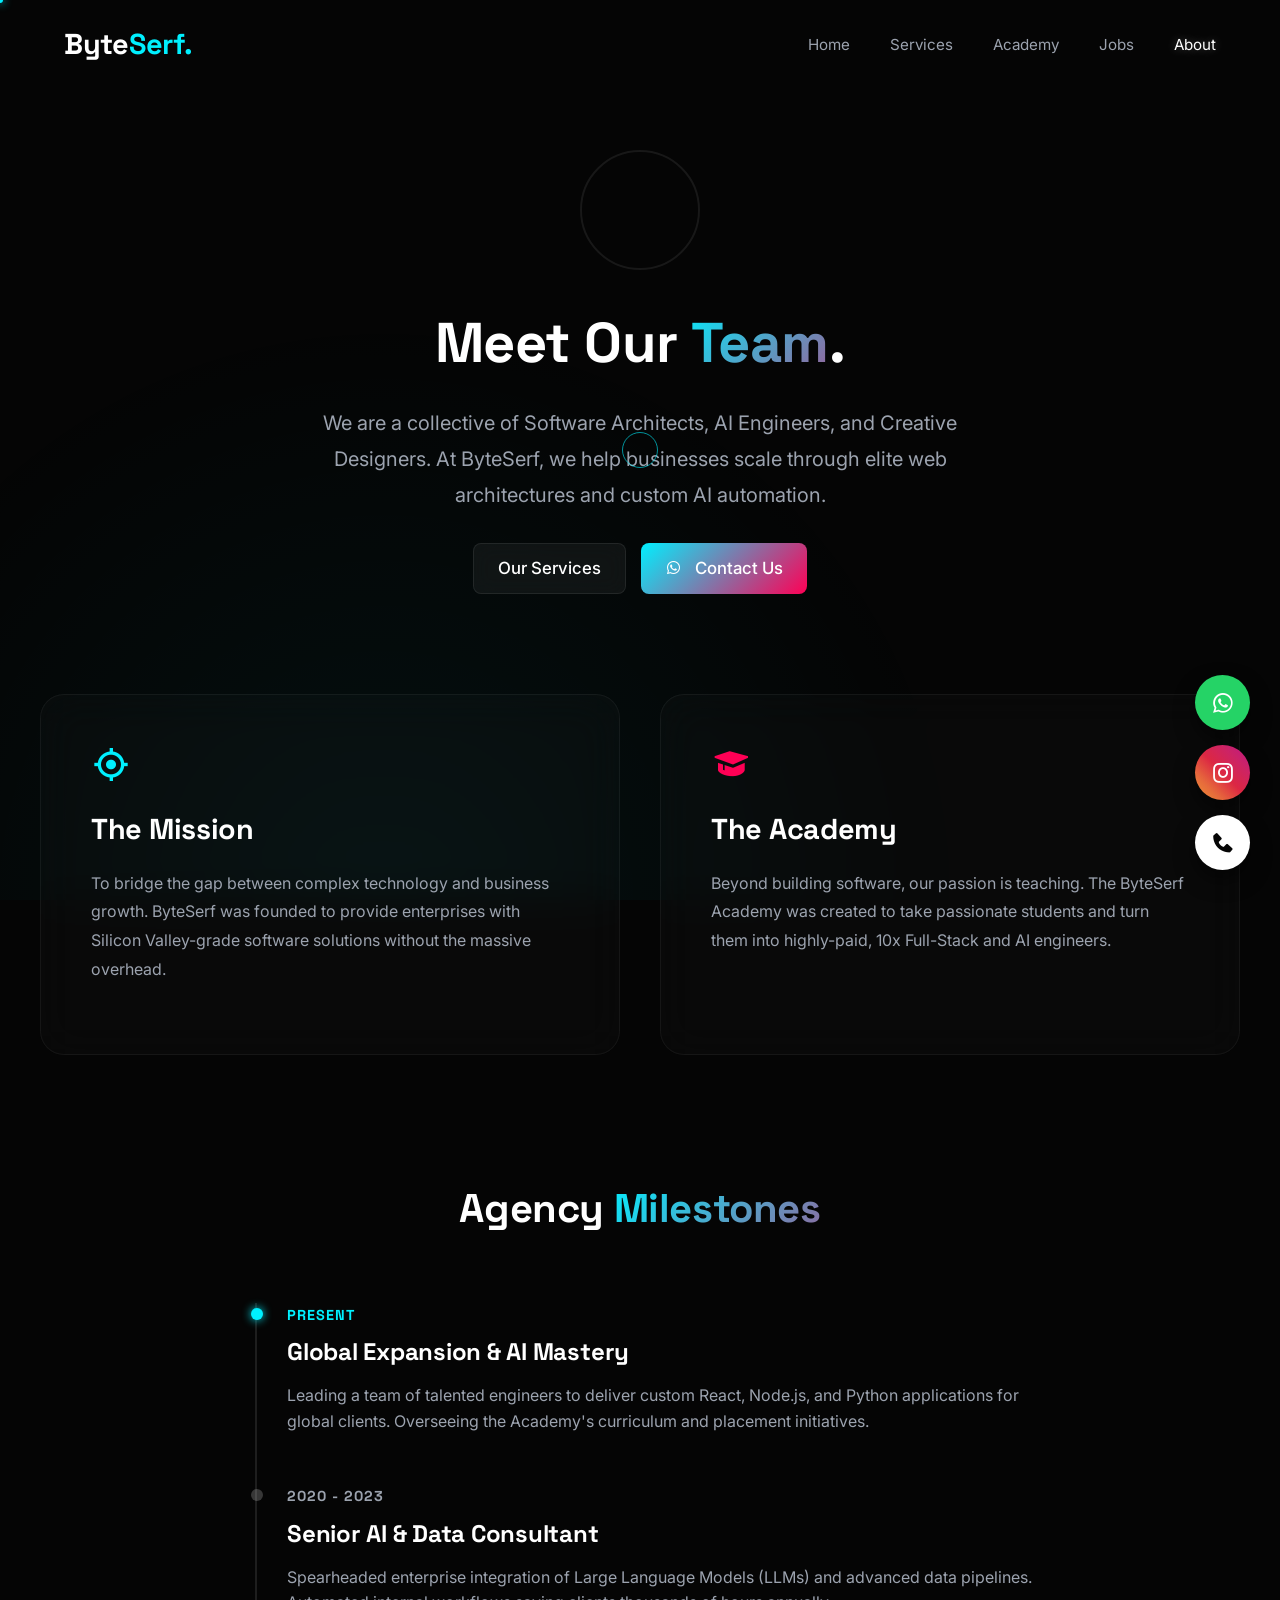
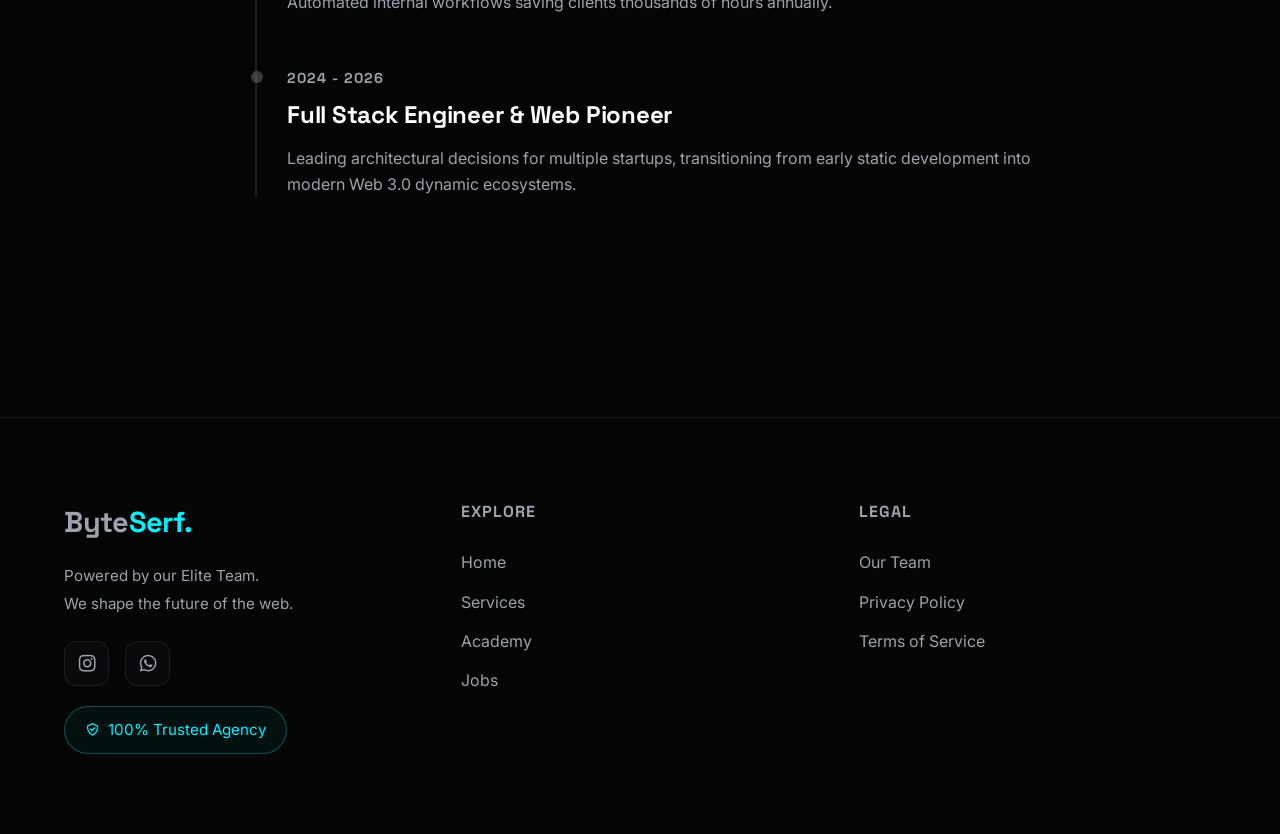
<file: about.html>
<!DOCTYPE html>
<html lang="en">
<head>
    <meta charset="UTF-8">
    <meta name="viewport" content="width=device-width, initial-scale=1.0">
    <!-- SEO Meta Tags -->
    <meta name="robots" content="index, follow, max-image-preview:large">
    <meta name="theme-color" content="#050505">
    <link rel="preconnect" href="https://fonts.googleapis.com">
    <link rel="preconnect" href="https://fonts.gstatic.com" crossorigin>
    <link rel="preconnect" href="https://unpkg.com">
    <link rel="preconnect" href="https://images.unsplash.com">
    <title>Our Team | ByteSerf Agency</title>
    <meta name="description" content="Meet the elite team behind ByteSerf. A collective of tech veterans specializing in high-performance web development and AI architectures.">
    <meta name="keywords" content="ByteSerf Team, Web Developers, AI Consultants, Tech Agency Team, Development Experts">
    <meta name="author" content="ByteSerf Team">
    
    <!-- Open Graph & Social Media -->
    <meta property="og:title" content="About Kapil Inania | Founder of ByteSerf">
    <meta property="og:description" content="Learn about Kapil Inania, the visionary behind ByteSerf.">
    <meta property="og:type" content="profile">
    <meta property="og:url" content="https://www.byteserf.com/about.html">
    <meta property="og:image" content="https://images.unsplash.com/photo-1451187580459-43490279c0fa?q=80&w=1200&auto=format&fit=crop">
    
    <!-- Twitter Cards -->
    <meta name="twitter:card" content="summary_large_image">
    <meta name="twitter:title" content="About Kapil Inania | Founder of ByteSerf">
    <meta name="twitter:description" content="Learn about Kapil Inania, the visionary behind ByteSerf.">
    <meta name="twitter:image" content="https://images.unsplash.com/photo-1451187580459-43490279c0fa?q=80&w=1200&auto=format&fit=crop">
    
    <!-- Canonical URL -->
    <link rel="canonical" href="https://www.byteserf.com/about.html">

    <!-- Advanced Schema Markup (JSON-LD) for Google Rich Snippets -->
    <script type="application/ld+json">
    {
      "@context": "https://schema.org",
      "@type": "Person",
      "name": "ByteSerf Team",
      "jobTitle": "Elite Development Collective",
      "worksFor": {
        "@type": "Organization",
        "name": "ByteSerf"
      },
      "url": "https://www.byteserf.com/about.html",
      "sameAs": [
        "https://www.byteserf.com"
      ]
    }
    </script>
    
    <link href='https://unpkg.com/boxicons@2.1.4/css/boxicons.min.css' rel='stylesheet'>
    <link rel="stylesheet" href="style.css?v=2">
</head>
<body>
    <div class="ambient-bg"></div>

    <div class="floating-actions">
        <a href="https://wa.me/919828522814" target="_blank" class="float-btn wa-btn" aria-label="Chat on WhatsApp"><i class='bx bxl-whatsapp'></i></a>
        <a href="https://instagram.com/kapil_inaniya" target="_blank" class="float-btn ig-btn" aria-label="Visit Instagram"><i class='bx bxl-instagram'></i></a>
        <a href="tel:+919828522814" class="float-btn call-btn" aria-label="Call Us"><i class='bx bxs-phone'></i></a>
    </div>

    <!-- Navbar -->
    <nav class="navbar">
        <div class="container nav-container">
            <a href="index.html" class="logo">Byte<span>Serf.</span></a>
            <ul class="nav-links">
                <li><a href="index.html">Home</a></li>
                <li><a href="services.html">Services</a></li>
                <li><a href="courses.html">Academy</a></li>
                <li><a href="jobs.html">Jobs</a></li>
                <li><a href="about.html" class="active">About</a></li>
            </ul>
            <button class="mobile-menu-btn" aria-label="Toggle Mobile Menu"><i class='bx bx-menu'></i></button>
        </div>
    </nav>
    <main id="main-content">

    <!-- Clean Professional Hero -->
    <section class="hero reveal" style="padding-top: 150px; min-height: auto; padding-bottom: 50px;">
        <div class="container" style="display: flex; flex-direction: column; align-items: center; text-align: center;">
            <div style="width: 120px; height: 120px; border-radius: 50%; border: 2px solid var(--border-color); padding: 5px; margin-bottom: 25px;">
                <div style="width: 100%; height: 100%; border-radius: 50%; background: url('https://ui-avatars.com/api/?name=Kapil+Inania&background=050505&color=fff&size=150') center/cover;"></div>
            </div>
            
            <h1 style="font-size: 3.5rem; margin-bottom: 15px; font-family: 'Space Grotesk'; color: white;">Meet Our <span class="gradient-text">Team</span>.</h1>
            <p style="color: var(--text-secondary); font-size: 1.25rem; max-width: 650px; line-height: 1.8; margin-bottom: 30px;">
                We are a collective of Software Architects, AI Engineers, and Creative Designers. At ByteSerf, we help businesses scale through elite web architectures and custom AI automation.
            </p>

            <div style="display: flex; gap: 15px; justify-content: center;">
                <a href="services.html" class="btn btn-outline" style="padding: 10px 24px; border-radius: 8px;">Our Services</a>
                <a href="https://wa.me/919828522814" target="_blank" class="btn btn-glow" style="padding: 10px 24px; border-radius: 8px;"><i class='bx bxl-whatsapp' style="margin-right: 5px;"></i> Contact Us</a>
            </div>
        </div>
    </section>

    <!-- Clean Vision & Mission -->
    <section class="section-padding container reveal" style="padding-top: 50px;">
        <div class="grid-2">
            <div class="premium-card" style="background: rgba(255,255,255,0.02); border-color: rgba(255,255,255,0.05); padding: 50px;">
                <i class='bx bx-target-lock' style="font-size: 2.5rem; color: var(--accent-blue); margin-bottom: 20px;"></i>
                <h3 style="font-size: 1.8rem; margin-bottom: 15px; color: white;">The Mission</h3>
                <p style="color: var(--text-secondary); line-height: 1.8;">
                    To bridge the gap between complex technology and business growth. ByteSerf was founded to provide enterprises with Silicon Valley-grade software solutions without the massive overhead. 
                </p>
            </div>
            <div class="premium-card" style="background: rgba(255,255,255,0.02); border-color: rgba(255,255,255,0.05); padding: 50px;">
                <i class='bx bxs-graduation' style="font-size: 2.5rem; color: var(--accent-pink); margin-bottom: 20px;"></i>
                <h3 style="font-size: 1.8rem; margin-bottom: 15px; color: white;">The Academy</h3>
                <p style="color: var(--text-secondary); line-height: 1.8;">
                    Beyond building software, our passion is teaching. The ByteSerf Academy was created to take passionate students and turn them into highly-paid, 10x Full-Stack and AI engineers.
                </p>
            </div>
        </div>
    </section>

    <!-- My Journey Timeline -->
    <section class="section-padding container reveal" style="padding-top: 0; max-width: 800px;">
        <div class="section-header text-center">
            <h2 style="font-size: 2.5rem;">Agency <span class="gradient-text">Milestones</span></h2>
        </div>
        <div style="border-left: 2px solid rgba(255,255,255,0.1); padding-left: 30px; margin-left: 15px;">
            <div style="position: relative; margin-bottom: 50px;">
                <div style="position: absolute; left: -36px; top: 5px; width: 12px; height: 12px; border-radius: 50%; background: var(--accent-blue); box-shadow: 0 0 10px var(--accent-blue);"></div>
                <h4 style="color: var(--accent-blue); font-size: 0.9rem; letter-spacing: 1px; text-transform: uppercase; margin-bottom: 5px;">Present</h4>
                <h3 style="font-size: 1.5rem; color: white; margin-bottom: 10px;">Global Expansion & AI Mastery</h3>
                <p style="color: var(--text-secondary); line-height: 1.6;">Leading a team of talented engineers to deliver custom React, Node.js, and Python applications for global clients. Overseeing the Academy's curriculum and placement initiatives.</p>
            </div>
            
            <div style="position: relative; margin-bottom: 50px;">
                <div style="position: absolute; left: -36px; top: 5px; width: 12px; height: 12px; border-radius: 50%; background: rgba(255,255,255,0.2);"></div>
                <h4 style="color: var(--text-secondary); font-size: 0.9rem; letter-spacing: 1px; text-transform: uppercase; margin-bottom: 5px;">2020 - 2023</h4>
                <h3 style="font-size: 1.5rem; color: white; margin-bottom: 10px;">Senior AI & Data Consultant</h3>
                <p style="color: var(--text-secondary); line-height: 1.6;">Spearheaded enterprise integration of Large Language Models (LLMs) and advanced data pipelines. Automated internal workflows saving clients thousands of hours annually.</p>
            </div>

            <div style="position: relative;">
                <div style="position: absolute; left: -36px; top: 5px; width: 12px; height: 12px; border-radius: 50%; background: rgba(255,255,255,0.2);"></div>
                <h4 style="color: var(--text-secondary); font-size: 0.9rem; letter-spacing: 1px; text-transform: uppercase; margin-bottom: 5px;">2024 - 2026</h4>
                <h3 style="font-size: 1.5rem; color: white; margin-bottom: 10px;">Full Stack Engineer & Web Pioneer</h3>
                <p style="color: var(--text-secondary); line-height: 1.6;">Leading architectural decisions for multiple startups, transitioning from early static development into modern Web 3.0 dynamic ecosystems.</p>
            </div>
        </div>
    </section>

    <!-- Footer -->
    </main>
    <footer class="footer">
        <div class="container footer-grid reveal">
            <div class="footer-col">
                <a href="index.html" class="logo">Byte<span style="color:var(--accent-blue);">Serf.</span></a>
                <p style="margin-top: 15px; color: var(--text-secondary); font-size: 0.95rem; line-height: 1.8;">Powered by our Elite Team.<br>We shape the future of the web.</p>
                <div class="social-icons">
                    <a href="https://instagram.com/kapil_inaniya" target="_blank" aria-label="Instagram"><i class='bx bxl-instagram'></i></a>
                    <a href="https://wa.me/919828522814" target="_blank" aria-label="WhatsApp"><i class='bx bxl-whatsapp'></i></a>
                </div>
                <div class="trusted-seal">
                    <i class='bx bx-check-shield'></i> 100% Trusted Agency
                </div>
            </div>
            <div class="footer-col">
                <h3>Explore</h3>
                <ul>
                    <li><a href="index.html">Home</a></li>
                    <li><a href="services.html">Services</a></li>
                    <li><a href="courses.html">Academy</a></li>
                    <li><a href="jobs.html">Jobs</a></li>
                </ul>
            </div>
            <div class="footer-col">
                <h3>Legal</h3>
                <ul>
                    <li><a href="about.html" class="active">Our Team</a></li>
                    <li><a href="privacy-policy.html">Privacy Policy</a></li>
                    <li><a href="terms.html">Terms of Service</a></li>
                </ul>
            </div>
        </div>
    </footer>
    <!-- Call Back Request Modal -->
    <div class="modal-overlay" id="callbackModal">
        <div class="modal-box">
            <button class="close-modal-btn" id="closeModalBtn"><i class='bx bx-x'></i></button>
            <h2 class="modal-title">Request a <span class="gradient-text">Call Back</span></h2>
            <p class="modal-desc">Enter your details below and a senior team member will reach out to you shortly.</p>
            
            <input type="text" id="modalName" class="modal-input" placeholder="Your Name" required>
            <input type="tel" id="modalPhone" class="modal-input" placeholder="Your Mobile Number" required>
            
            <button id="submitCallbackBtn" class="btn btn-glow" style="width: 100%; margin-top: 10px;">Request Call Back</button>
        </div>
    </div>

    <script src="script.js?v=6"></script>
</body>
</html>
</file>
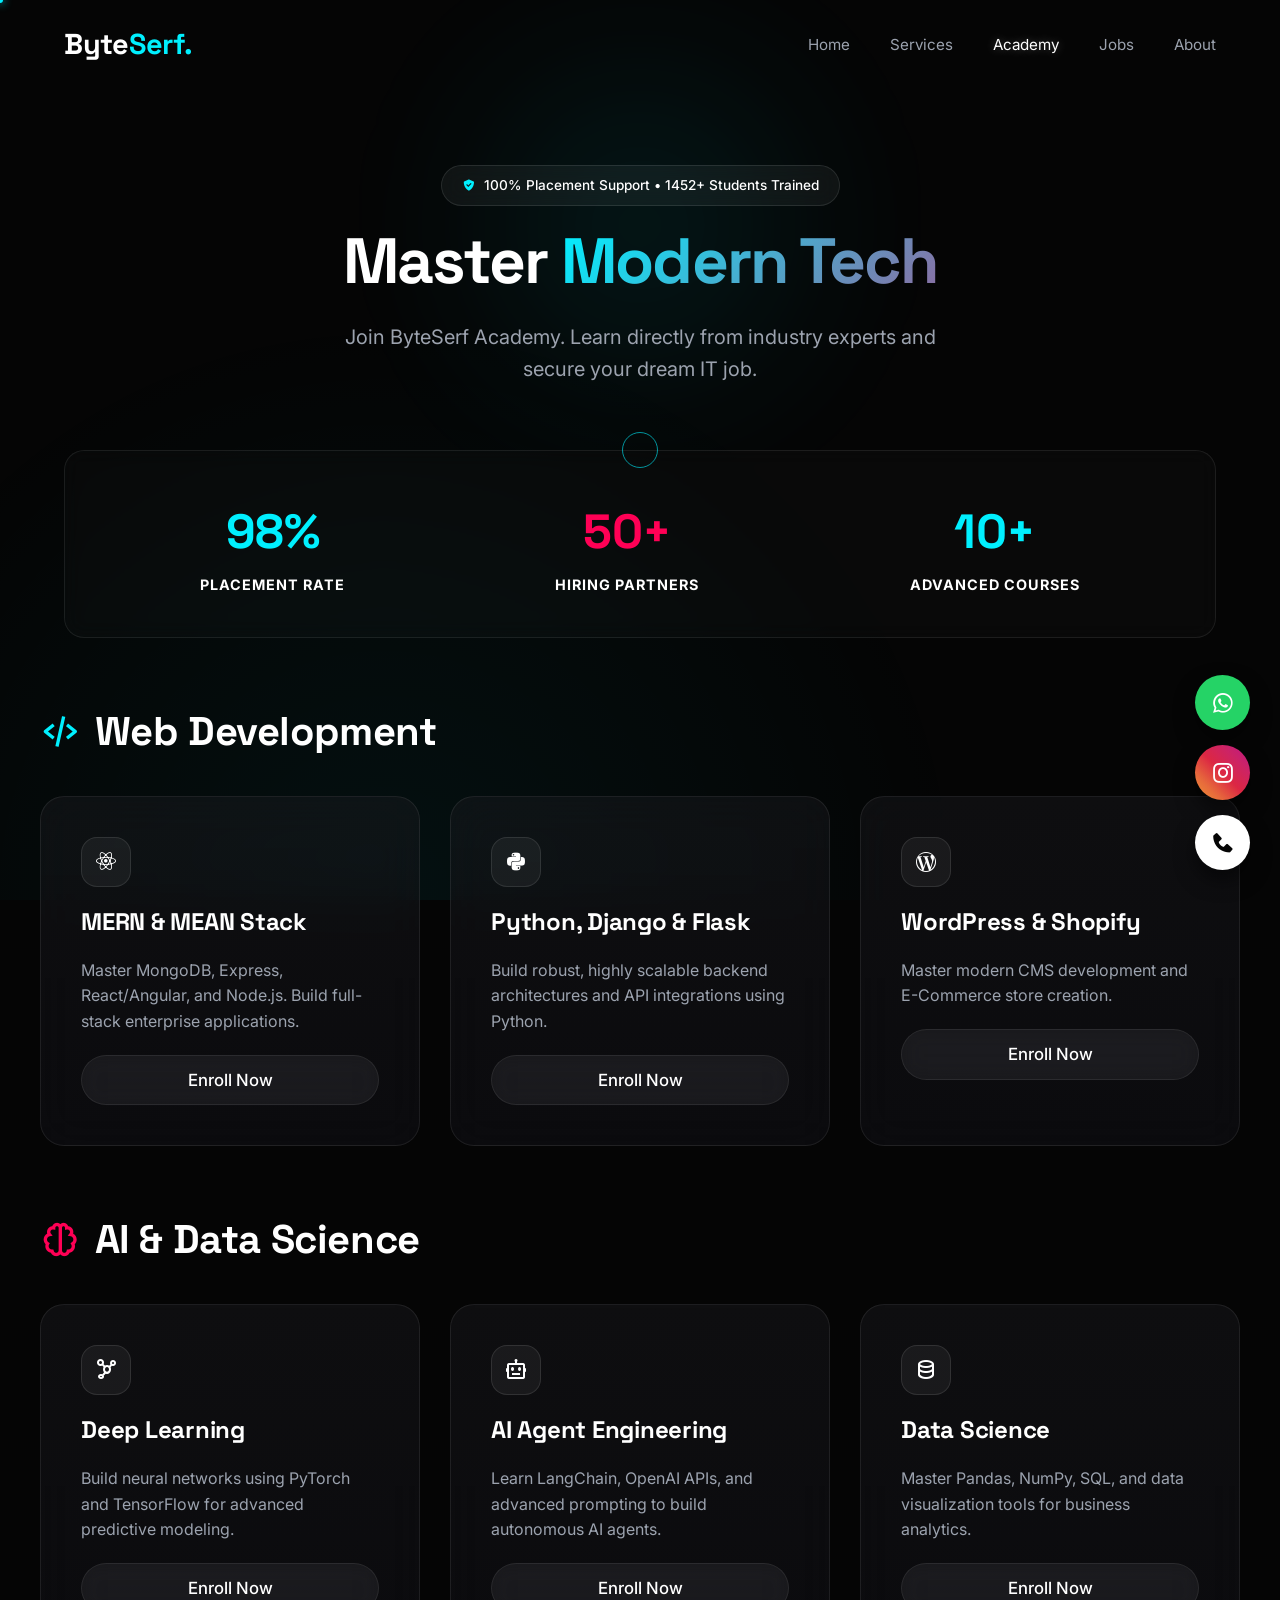
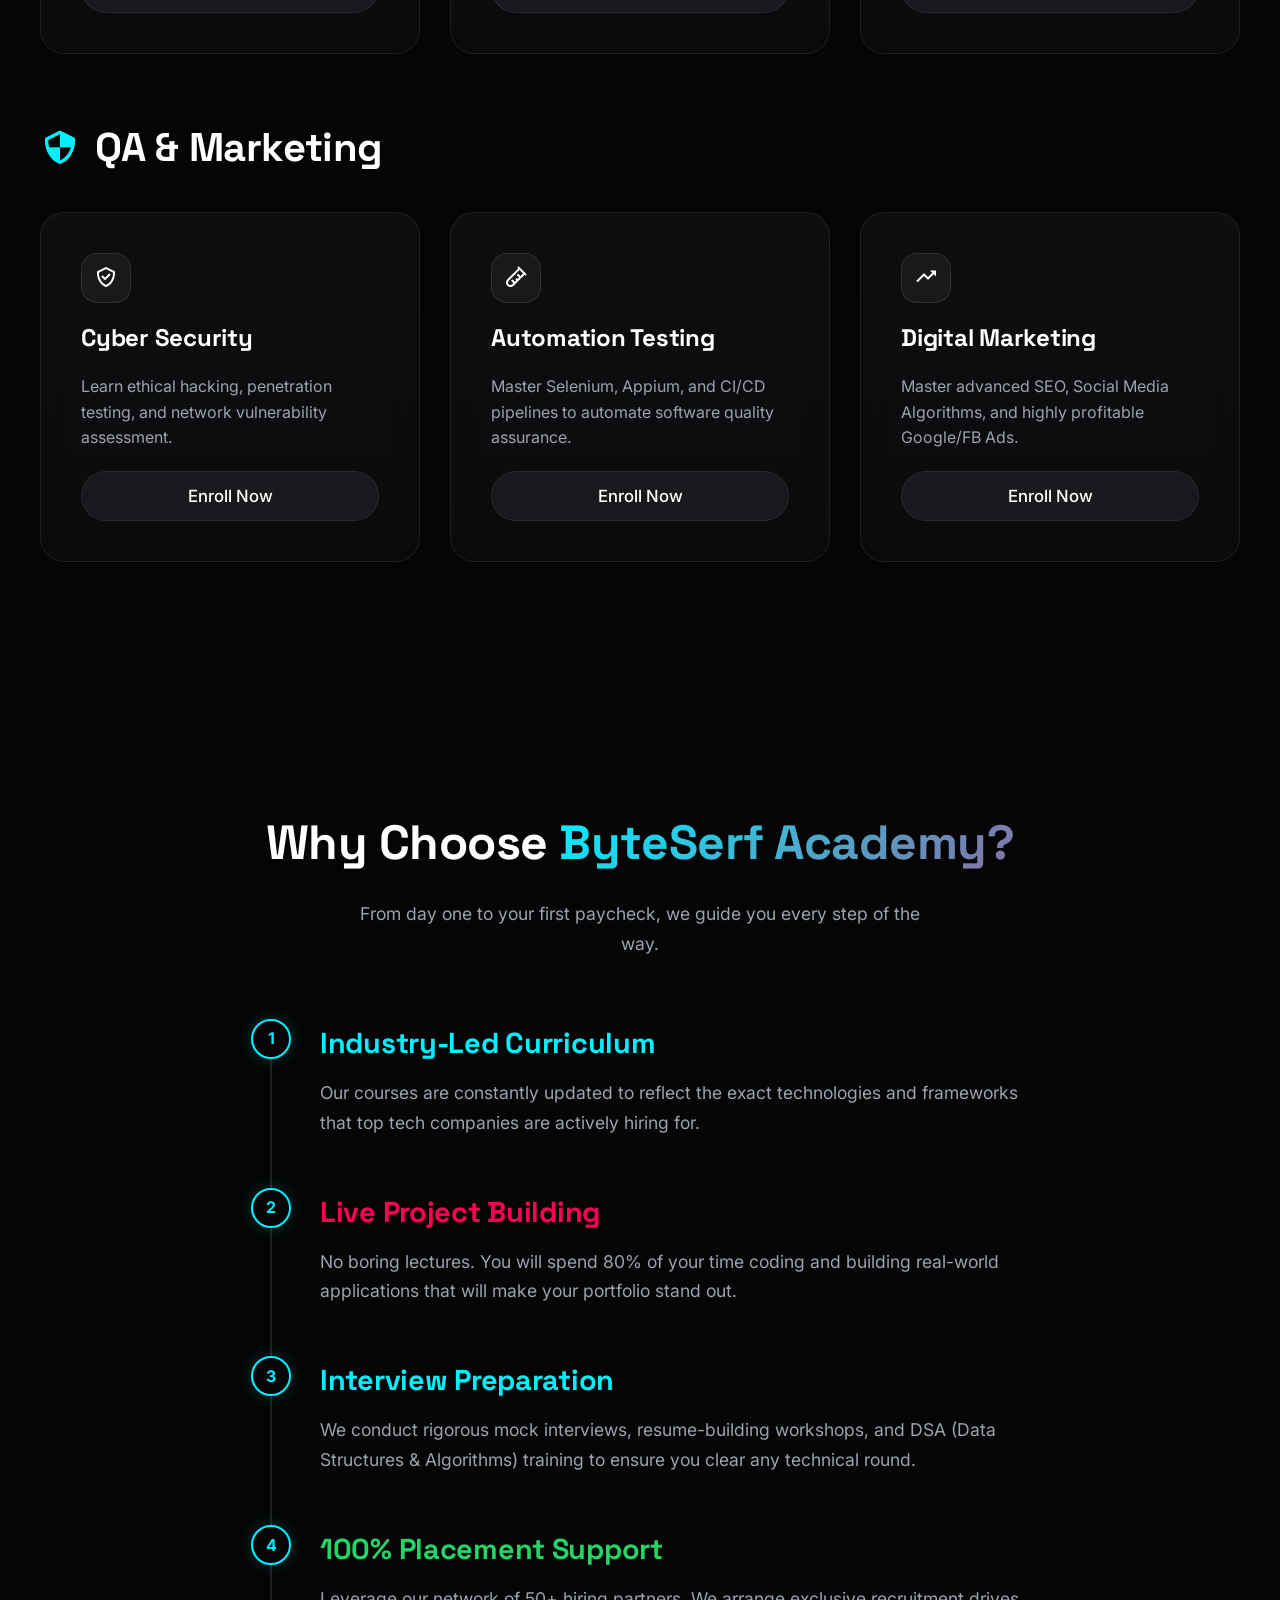
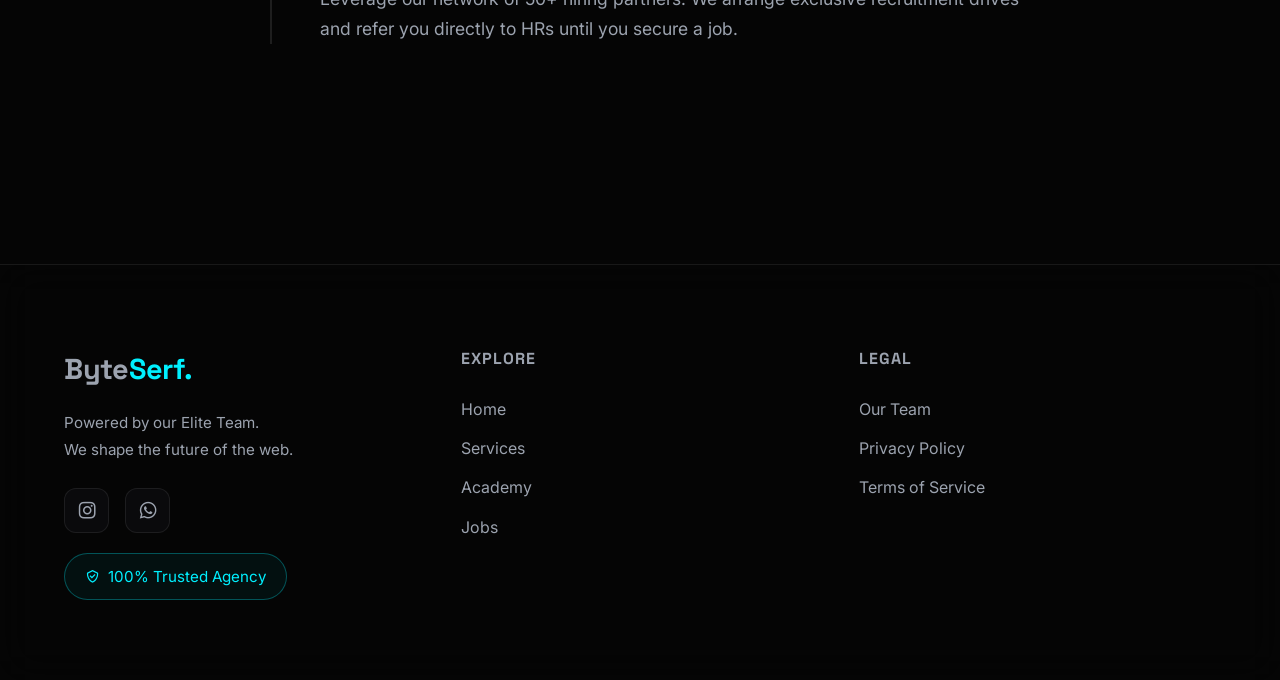
<file: courses.html>
<!DOCTYPE html>
<html lang="en">
<head>
    <meta charset="UTF-8">
    <meta name="viewport" content="width=device-width, initial-scale=1.0">
    <!-- SEO Meta Tags -->
    <meta name="robots" content="index, follow, max-image-preview:large">
    <meta name="theme-color" content="#050505">
    <link rel="preconnect" href="https://fonts.googleapis.com">
    <link rel="preconnect" href="https://fonts.gstatic.com" crossorigin>
    <link rel="preconnect" href="https://unpkg.com">
    <link rel="preconnect" href="https://images.unsplash.com">
    <title>IT Academy & Certification Courses | ByteSerf</title>
    <meta name="description" content="Join ByteSerf Academy. Master Full Stack Development, AI/ML, Data Science, and Digital Marketing with 100% placement support from industry veterans.">
    <meta name="keywords" content="IT Courses, Web Development Course, AI Training, Data Science Course, Digital Marketing, Placement Support, MERN Stack, Python, ByteSerf Academy">
    <meta name="author" content="ByteSerf Team">
    
    <!-- Open Graph & Social Media -->
    <meta property="og:title" content="IT Academy & Certification Courses | ByteSerf">
    <meta property="og:description" content="Master cutting-edge tech with 100% placement support at ByteSerf Academy.">
    <meta property="og:type" content="website">
    <meta property="og:url" content="https://www.byteserf.com/courses.html">
    <meta property="og:image" content="https://images.unsplash.com/photo-1451187580459-43490279c0fa?q=80&w=1200&auto=format&fit=crop">
    
    <!-- Twitter Cards -->
    <meta name="twitter:card" content="summary_large_image">
    <meta name="twitter:title" content="IT Academy & Certification Courses | ByteSerf">
    <meta name="twitter:description" content="Master cutting-edge tech with 100% placement support at ByteSerf Academy.">
    <meta name="twitter:image" content="https://images.unsplash.com/photo-1451187580459-43490279c0fa?q=80&w=1200&auto=format&fit=crop">
    
    <!-- Canonical URL -->
    <link rel="canonical" href="https://www.byteserf.com/courses.html">

    <!-- Advanced Schema Markup (JSON-LD) for Google Rich Snippets -->
    <script type="application/ld+json">
    {
      "@context": "https://schema.org",
      "@type": "Course",
      "name": "Full Stack Web Development & AI Masterclass",
      "description": "Master MERN Stack, Python, AI, and Data Science with 100% placement support.",
      "provider": {
        "@type": "Organization",
        "name": "ByteSerf Academy",
        "sameAs": "https://www.byteserf.com"
      }
    }
    </script>
    
    <link href='https://unpkg.com/boxicons@2.1.4/css/boxicons.min.css' rel='stylesheet'>
    <link rel="stylesheet" href="style.css?v=2">
</head>
<body>
    <div class="ambient-bg"></div>

    <div class="floating-actions">
        <a href="https://wa.me/919828522814" target="_blank" class="float-btn wa-btn" aria-label="Chat on WhatsApp"><i class='bx bxl-whatsapp'></i></a>
        <a href="https://instagram.com/kapil_inaniya" target="_blank" class="float-btn ig-btn" aria-label="Visit Instagram"><i class='bx bxl-instagram'></i></a>
        <a href="tel:+919828522814" class="float-btn call-btn" aria-label="Call Us"><i class='bx bxs-phone'></i></a>
    </div>

    <!-- Navbar -->
    <nav class="navbar">
        <div class="container nav-container">
            <a href="index.html" class="logo">Byte<span>Serf.</span></a>
            <ul class="nav-links">
                <li><a href="index.html">Home</a></li>
                <li><a href="services.html">Services</a></li>
                <li><a href="courses.html" class="active">Academy</a></li>
                <li><a href="jobs.html">Jobs</a></li>
                <li><a href="about.html">About</a></li>
            </ul>
            <button class="mobile-menu-btn" aria-label="Toggle Mobile Menu"><i class='bx bx-menu'></i></button>
        </div>
    </nav>
    <main id="main-content">

    <header class="hero reveal" style="min-height: 50vh; padding-top: 150px; padding-bottom: 50px;">
        <div class="hero-glow-orb" style="width: 400px; height: 400px; filter: blur(100px); opacity: 0.8; background: radial-gradient(circle, rgba(0, 240, 255, 0.2) 0%, transparent 70%);"></div>
        <div class="container hero-content text-center">
            <span class="hero-badge" style="background: rgba(255,255,255,0.05); color: white; border: 1px solid rgba(255,255,255,0.1); margin-bottom: 20px;"><i class='bx bxs-check-shield' style="color:var(--accent-blue);"></i> 100% Placement Support &bull; 1452+ Students Trained</span>
            <h1 class="hero-title" style="font-size: 4rem;">Master <span class="gradient-text">Modern Tech</span></h1>
            <p class="hero-subtitle" style="max-width: 600px; margin: 0 auto;">Join ByteSerf Academy. Learn directly from industry experts and secure your dream IT job.</p>
        </div>
    </header>

    <!-- Interactive stats -->
    <div class="container reveal" style="margin-bottom: 60px;">
        <div style="background: rgba(255,255,255,0.02); border: 1px solid var(--border-color); border-radius: 20px; padding: 40px; display: flex; justify-content: space-around; text-align: center; flex-wrap: wrap; gap: 20px; backdrop-filter: blur(10px);">
            <div>
                <h4 style="font-size: 3rem; color: var(--accent-blue); font-family: 'Space Grotesk';">98%</h4>
                <p style="color: white; font-weight: bold; text-transform: uppercase; letter-spacing: 1px; font-size: 0.9rem;">Placement Rate</p>
            </div>
            <div>
                <h4 style="font-size: 3rem; color: var(--accent-pink); font-family: 'Space Grotesk';">50+</h4>
                <p style="color: white; font-weight: bold; text-transform: uppercase; letter-spacing: 1px; font-size: 0.9rem;">Hiring Partners</p>
            </div>
            <div>
                <h4 style="font-size: 3rem; color: var(--accent-blue); font-family: 'Space Grotesk';">10+</h4>
                <p style="color: white; font-weight: bold; text-transform: uppercase; letter-spacing: 1px; font-size: 0.9rem;">Advanced Courses</p>
            </div>
        </div>
    </div>

    <!-- Courses Categories -->
    <section class="section-padding container" style="padding-top: 0;">
        
        <div class="reveal" style="margin-bottom: 60px;">
            <h2 style="font-size: 2.5rem; margin-bottom: 30px; display: flex; align-items: center; gap: 15px;"><i class='bx bx-code-alt' style="color: var(--accent-blue);"></i> Web Development</h2>
            <div class="grid-3">
                <div class="premium-card">
                    <div class="premium-icon-box" style="margin-bottom: 15px; width: 50px; height: 50px; font-size: 1.5rem;"><i class='bx bxl-react'></i></div>
                    <h3 style="font-size: 1.5rem; margin-bottom: 15px;">MERN & MEAN Stack</h3>
                    <p style="color: var(--text-secondary); margin-bottom: 20px;">Master MongoDB, Express, React/Angular, and Node.js. Build full-stack enterprise applications.</p>
                    <a href="https://wa.me/919828522814?text=Hi%21%20I%20am%20interested%20in%20enrolling%20in%20the%20MERN%20%26%20MEAN%20Stack%20Course." target="_blank" class="btn btn-outline" style="width: 100%; justify-content: center; margin-top: auto; padding: 10px 20px;">Enroll Now</a>
                </div>
                <div class="premium-card">
                    <div class="premium-icon-box" style="margin-bottom: 15px; width: 50px; height: 50px; font-size: 1.5rem;"><i class='bx bxl-python'></i></div>
                    <h3 style="font-size: 1.5rem; margin-bottom: 15px;">Python, Django & Flask</h3>
                    <p style="color: var(--text-secondary); margin-bottom: 20px;">Build robust, highly scalable backend architectures and API integrations using Python.</p>
                    <a href="https://wa.me/919828522814?text=Hi%21%20I%20am%20interested%20in%20enrolling%20in%20the%20Python%2C%20Django%20%26%20Flask%20Course." target="_blank" class="btn btn-outline" style="width: 100%; justify-content: center; margin-top: auto; padding: 10px 20px;">Enroll Now</a>
                </div>
                <div class="premium-card">
                    <div class="premium-icon-box" style="margin-bottom: 15px; width: 50px; height: 50px; font-size: 1.5rem;"><i class='bx bxl-wordpress'></i></div>
                    <h3 style="font-size: 1.5rem; margin-bottom: 15px;">WordPress & Shopify</h3>
                    <p style="color: var(--text-secondary); margin-bottom: 20px;">Master modern CMS development and E-Commerce store creation.</p>
                    <a href="https://wa.me/919828522814?text=Hi%21%20I%20am%20interested%20in%20enrolling%20in%20the%20WordPress%20%26%20Shopify%20Course." target="_blank" class="btn btn-outline" style="width: 100%; justify-content: center; margin-top: auto; padding: 10px 20px;">Enroll Now</a>
                </div>
            </div>
        </div>

        <div class="reveal" style="margin-bottom: 60px;">
            <h2 style="font-size: 2.5rem; margin-bottom: 30px; display: flex; align-items: center; gap: 15px;"><i class='bx bx-brain' style="color: var(--accent-pink);"></i> AI & Data Science</h2>
            <div class="grid-3">
                <div class="premium-card">
                    <div class="premium-icon-box" style="margin-bottom: 15px; width: 50px; height: 50px; font-size: 1.5rem;"><i class='bx bx-network-chart'></i></div>
                    <h3 style="font-size: 1.5rem; margin-bottom: 15px;">Deep Learning</h3>
                    <p style="color: var(--text-secondary); margin-bottom: 20px;">Build neural networks using PyTorch and TensorFlow for advanced predictive modeling.</p>
                    <a href="https://wa.me/919828522814?text=Hi%21%20I%20am%20interested%20in%20enrolling%20in%20the%20Deep%20Learning%20Course." target="_blank" class="btn btn-outline" style="width: 100%; justify-content: center; margin-top: auto; padding: 10px 20px;">Enroll Now</a>
                </div>
                <div class="premium-card">
                    <div class="premium-icon-box" style="margin-bottom: 15px; width: 50px; height: 50px; font-size: 1.5rem;"><i class='bx bx-bot'></i></div>
                    <h3 style="font-size: 1.5rem; margin-bottom: 15px;">AI Agent Engineering</h3>
                    <p style="color: var(--text-secondary); margin-bottom: 20px;">Learn LangChain, OpenAI APIs, and advanced prompting to build autonomous AI agents.</p>
                    <a href="https://wa.me/919828522814?text=Hi%21%20I%20am%20interested%20in%20enrolling%20in%20the%20AI%20Agent%20Engineering%20Course." target="_blank" class="btn btn-outline" style="width: 100%; justify-content: center; margin-top: auto; padding: 10px 20px;">Enroll Now</a>
                </div>
                <div class="premium-card">
                    <div class="premium-icon-box" style="margin-bottom: 15px; width: 50px; height: 50px; font-size: 1.5rem;"><i class='bx bx-data'></i></div>
                    <h3 style="font-size: 1.5rem; margin-bottom: 15px;">Data Science</h3>
                    <p style="color: var(--text-secondary); margin-bottom: 20px;">Master Pandas, NumPy, SQL, and data visualization tools for business analytics.</p>
                    <a href="https://wa.me/919828522814?text=Hi%21%20I%20am%20interested%20in%20enrolling%20in%20the%20Data%20Science%20Course." target="_blank" class="btn btn-outline" style="width: 100%; justify-content: center; margin-top: auto; padding: 10px 20px;">Enroll Now</a>
                </div>
            </div>
        </div>

        <div class="reveal">
            <h2 style="font-size: 2.5rem; margin-bottom: 30px; display: flex; align-items: center; gap: 15px;"><i class='bx bx-shield-quarter' style="color: var(--accent-blue);"></i> QA & Marketing</h2>
            <div class="grid-3">
                <div class="premium-card">
                    <div class="premium-icon-box" style="margin-bottom: 15px; width: 50px; height: 50px; font-size: 1.5rem;"><i class='bx bx-check-shield'></i></div>
                    <h3 style="font-size: 1.5rem; margin-bottom: 15px;">Cyber Security</h3>
                    <p style="color: var(--text-secondary); margin-bottom: 20px;">Learn ethical hacking, penetration testing, and network vulnerability assessment.</p>
                    <a href="https://wa.me/919828522814?text=Hi%21%20I%20am%20interested%20in%20enrolling%20in%20the%20Cyber%20Security%20Course." target="_blank" class="btn btn-outline" style="width: 100%; justify-content: center; margin-top: auto; padding: 10px 20px;">Enroll Now</a>
                </div>
                <div class="premium-card">
                    <div class="premium-icon-box" style="margin-bottom: 15px; width: 50px; height: 50px; font-size: 1.5rem;"><i class='bx bx-test-tube'></i></div>
                    <h3 style="font-size: 1.5rem; margin-bottom: 15px;">Automation Testing</h3>
                    <p style="color: var(--text-secondary); margin-bottom: 20px;">Master Selenium, Appium, and CI/CD pipelines to automate software quality assurance.</p>
                    <a href="https://wa.me/919828522814?text=Hi%21%20I%20am%20interested%20in%20enrolling%20in%20the%20Automation%20Testing%20Course." target="_blank" class="btn btn-outline" style="width: 100%; justify-content: center; margin-top: auto; padding: 10px 20px;">Enroll Now</a>
                </div>
                <div class="premium-card">
                    <div class="premium-icon-box" style="margin-bottom: 15px; width: 50px; height: 50px; font-size: 1.5rem;"><i class='bx bx-trending-up'></i></div>
                    <h3 style="font-size: 1.5rem; margin-bottom: 15px;">Digital Marketing</h3>
                    <p style="color: var(--text-secondary); margin-bottom: 20px;">Master advanced SEO, Social Media Algorithms, and highly profitable Google/FB Ads.</p>
                    <a href="https://wa.me/919828522814?text=Hi%21%20I%20am%20interested%20in%20enrolling%20in%20the%20Digital%20Marketing%20Course." target="_blank" class="btn btn-outline" style="width: 100%; justify-content: center; margin-top: auto; padding: 10px 20px;">Enroll Now</a>
                </div>
            </div>
        </div>
    </section>

    <!-- Why Choose Us Process -->
    <section class="section-padding container">
        <div class="section-header text-center reveal">
            <h2>Why Choose <span class="gradient-text">ByteSerf Academy?</span></h2>
            <p>From day one to your first paycheck, we guide you every step of the way.</p>
        </div>
        <div class="process-timeline">
            <div class="process-step reveal">
                <div class="step-number">1</div>
                <h3 style="color: var(--accent-blue);">Industry-Led Curriculum</h3>
                <p>Our courses are constantly updated to reflect the exact technologies and frameworks that top tech companies are actively hiring for.</p>
            </div>
            <div class="process-step reveal">
                <div class="step-number">2</div>
                <h3 style="color: var(--accent-pink);">Live Project Building</h3>
                <p>No boring lectures. You will spend 80% of your time coding and building real-world applications that will make your portfolio stand out.</p>
            </div>
            <div class="process-step reveal">
                <div class="step-number">3</div>
                <h3 style="color: var(--accent-blue);">Interview Preparation</h3>
                <p>We conduct rigorous mock interviews, resume-building workshops, and DSA (Data Structures & Algorithms) training to ensure you clear any technical round.</p>
            </div>
            <div class="process-step reveal">
                <div class="step-number">4</div>
                <h3 style="color: #25D366;">100% Placement Support</h3>
                <p>Leverage our network of 50+ hiring partners. We arrange exclusive recruitment drives and refer you directly to HRs until you secure a job.</p>
            </div>
        </div>
    </section>

    <!-- Footer -->
    </main>
    <footer class="footer">
        <div class="container footer-grid reveal">
            <div class="footer-col">
                <a href="index.html" class="logo">Byte<span style="color:var(--accent-blue);">Serf.</span></a>
                <p style="margin-top: 15px; color: var(--text-secondary); font-size: 0.95rem; line-height: 1.8;">Powered by our Elite Team.<br>We shape the future of the web.</p>
                <div class="social-icons">
                    <a href="https://instagram.com/kapil_inaniya" target="_blank" aria-label="Instagram"><i class='bx bxl-instagram'></i></a>
                    <a href="https://wa.me/919828522814" target="_blank" aria-label="WhatsApp"><i class='bx bxl-whatsapp'></i></a>
                </div>
                <div class="trusted-seal">
                    <i class='bx bx-check-shield'></i> 100% Trusted Agency
                </div>
            </div>
            <div class="footer-col">
                <h3>Explore</h3>
                <ul>
                    <li><a href="index.html">Home</a></li>
                    <li><a href="services.html">Services</a></li>
                    <li><a href="courses.html">Academy</a></li>
                    <li><a href="jobs.html">Jobs</a></li>
                </ul>
            </div>
            <div class="footer-col">
                <h3>Legal</h3>
                <ul>
                    <li><a href="about.html">Our Team</a></li>
                    <li><a href="privacy-policy.html">Privacy Policy</a></li>
                    <li><a href="terms.html">Terms of Service</a></li>
                </ul>
            </div>
        </div>
    </footer>
    <!-- Call Back Request Modal -->
    <div class="modal-overlay" id="callbackModal">
        <div class="modal-box">
            <button class="close-modal-btn" id="closeModalBtn"><i class='bx bx-x'></i></button>
            <h2 class="modal-title">Request a <span class="gradient-text">Call Back</span></h2>
            <p class="modal-desc">Enter your details below and a senior team member will reach out to you shortly.</p>
            
            <input type="text" id="modalName" class="modal-input" placeholder="Your Name" required>
            <input type="tel" id="modalPhone" class="modal-input" placeholder="Your Mobile Number" required>
            
            <button id="submitCallbackBtn" class="btn btn-glow" style="width: 100%; margin-top: 10px;">Request Call Back</button>
        </div>
    </div>

    <script src="script.js?v=6"></script>
</body>
</html>
</file>
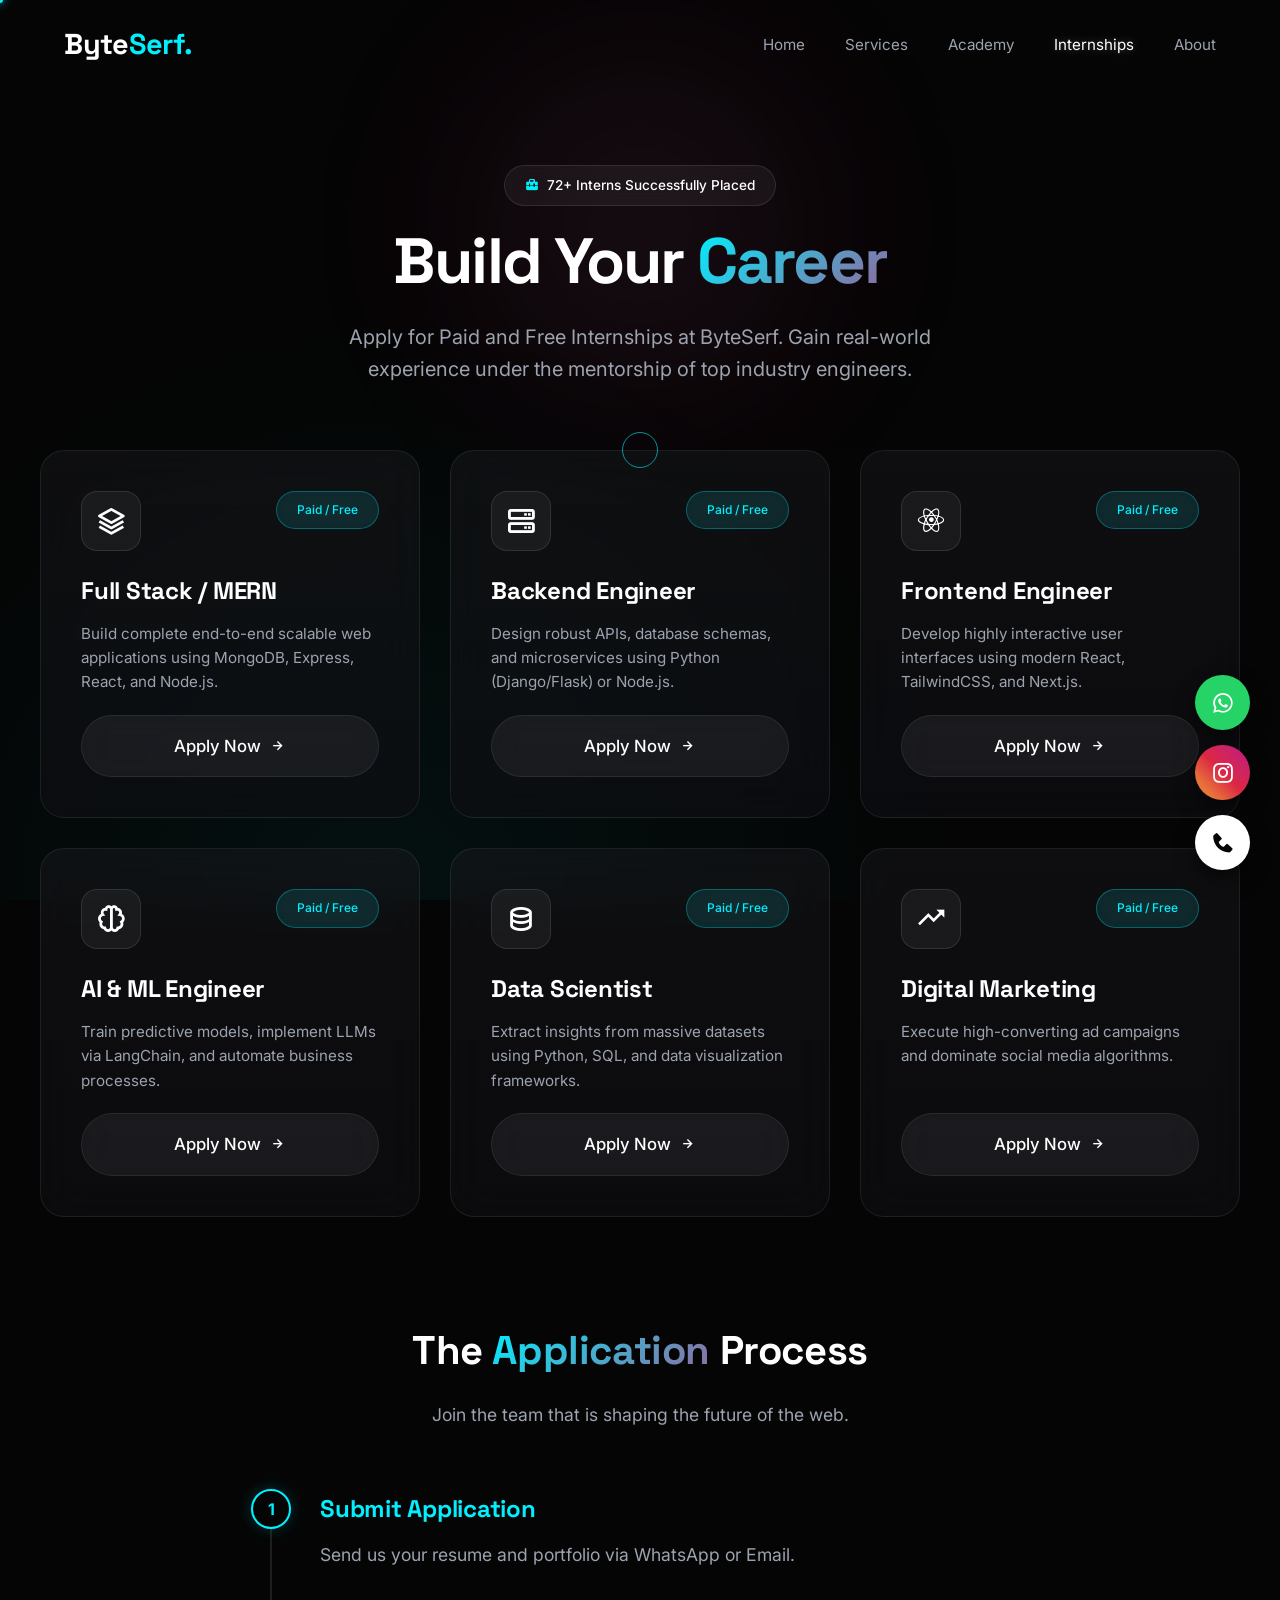
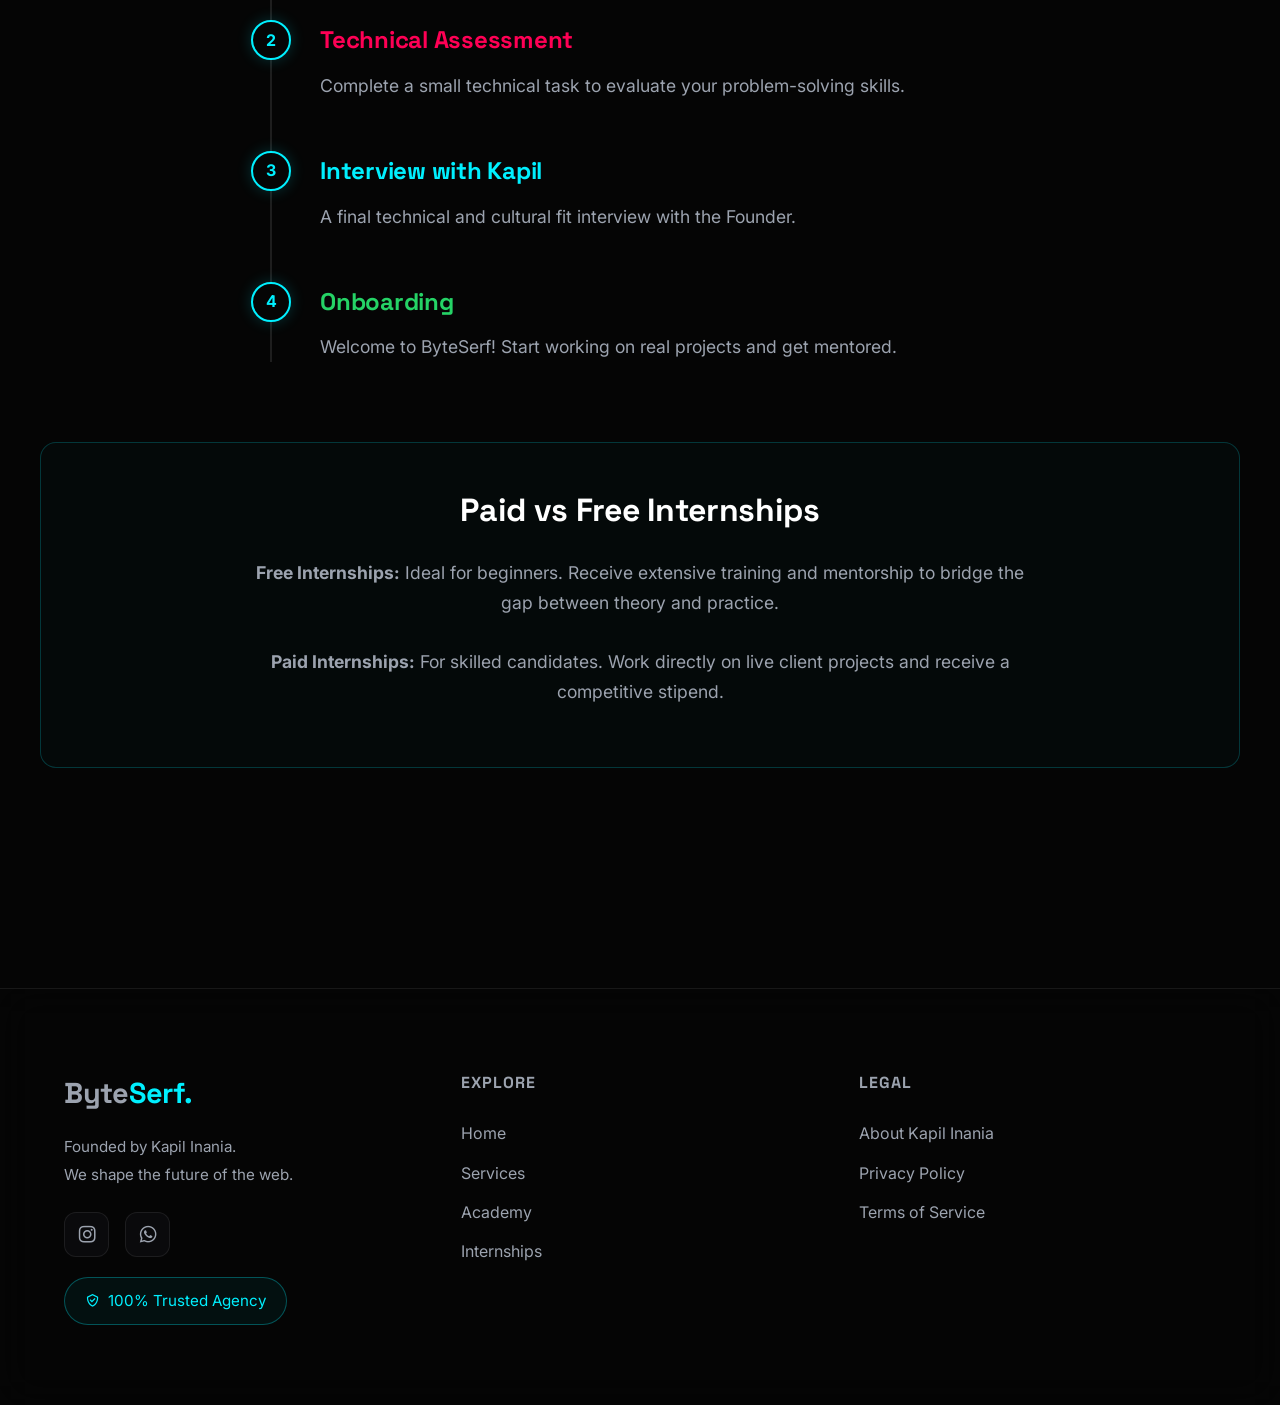
<file: internships.html>
<!DOCTYPE html>
<html lang="en">
<head>
    <meta charset="UTF-8">
    <meta name="viewport" content="width=device-width, initial-scale=1.0">
    <!-- SEO Meta Tags -->
    <title>Tech Internships & Careers | ByteSerf</title>
    <meta name="description" content="Kickstart your tech career with ByteSerf. Apply for paid and free internships in Frontend, Backend, AI/ML, and Data Science. Guaranteed placement support.">
    <meta name="keywords" content="Tech Internships, IT Jobs, Frontend Intern, Backend Intern, AI Machine Learning Internship, ByteSerf Careers, Kapil Inania">
    <meta name="author" content="Kapil Inania">
    
    <!-- Open Graph & Social Media -->
    <meta property="og:title" content="Tech Internships & Careers | ByteSerf">
    <meta property="og:description" content="Kickstart your tech career with ByteSerf. Apply for paid and free internships today.">
    <meta property="og:type" content="website">
    <meta property="og:url" content="https://www.byteserf.com/internships.html">
    <meta property="og:image" content="https://images.unsplash.com/photo-1451187580459-43490279c0fa?q=80&w=1200&auto=format&fit=crop">
    
    <!-- Twitter Cards -->
    <meta name="twitter:card" content="summary_large_image">
    <meta name="twitter:title" content="Tech Internships & Careers | ByteSerf">
    <meta name="twitter:description" content="Kickstart your tech career with ByteSerf. Apply for paid and free internships today.">
    <meta name="twitter:image" content="https://images.unsplash.com/photo-1451187580459-43490279c0fa?q=80&w=1200&auto=format&fit=crop">
    
    <!-- Canonical URL -->
    <link rel="canonical" href="https://www.byteserf.com/internships.html">

    <!-- Advanced Schema Markup (JSON-LD) for Google Rich Snippets -->
    <script type="application/ld+json">
    {
      "@context": "https://schema.org",
      "@type": "JobPosting",
      "title": "Software Engineering Internship",
      "hiringOrganization": {
        "@type": "Organization",
        "name": "ByteSerf",
        "sameAs": "https://www.byteserf.com"
      },
      "employmentType": "INTERN",
      "jobLocation": {
        "@type": "Place",
        "address": {
          "@type": "PostalAddress",
          "addressCountry": "IN"
        }
      },
      "description": "Join ByteSerf for a paid/free internship in Full Stack, AI, or Data Science."
    }
    </script>
    
    <link href='https://unpkg.com/boxicons@2.1.4/css/boxicons.min.css' rel='stylesheet'>
    <link rel="stylesheet" href="style.css?v=2">
</head>
<body>
    <div class="ambient-bg"></div>

    <div class="floating-actions">
        <a href="https://wa.me/919828522814" target="_blank" class="float-btn wa-btn"><i class='bx bxl-whatsapp'></i></a>
        <a href="https://instagram.com/kapil_inaniya" target="_blank" class="float-btn ig-btn"><i class='bx bxl-instagram'></i></a>
        <a href="tel:+919828522814" class="float-btn call-btn"><i class='bx bxs-phone'></i></a>
    </div>

    <!-- Navbar -->
    <nav class="navbar">
        <div class="container nav-container">
            <a href="index.html" class="logo">Byte<span>Serf.</span></a>
            <ul class="nav-links">
                <li><a href="index.html">Home</a></li>
                <li><a href="services.html">Services</a></li>
                <li><a href="courses.html">Academy</a></li>
                <li><a href="internships.html" class="active">Internships</a></li>
                <li><a href="about.html">About</a></li>
            </ul>
            <button class="mobile-menu-btn"><i class='bx bx-menu'></i></button>
        </div>
    </nav>

    <header class="hero reveal" style="min-height: 50vh; padding-top: 150px; padding-bottom: 50px;">
        <div class="hero-glow-orb" style="width: 400px; height: 400px; filter: blur(100px); opacity: 0.8;"></div>
        <div class="container hero-content text-center">
            <span class="hero-badge" style="background: rgba(255,255,255,0.05); color: white; border: 1px solid rgba(255,255,255,0.1); margin-bottom: 20px;"><i class='bx bxs-briefcase-alt-2' style="color:var(--accent-blue);"></i> 72+ Interns Successfully Placed</span>
            <h1 class="hero-title" style="font-size: 4rem;">Build Your <span class="gradient-text">Career</span></h1>
            <p class="hero-subtitle" style="max-width: 600px; margin: 0 auto;">Apply for Paid and Free Internships at ByteSerf. Gain real-world experience under the mentorship of top industry engineers.</p>
        </div>
    </header>

    <section class="section-padding container" style="padding-top: 0;">
        <div class="grid-3">
            <!-- Full Stack / MERN / MEAN -->
            <div class="premium-card reveal" style="display: flex; flex-direction: column;">
                <div style="display: flex; justify-content: space-between; align-items: flex-start; margin-bottom: 20px;">
                    <div class="premium-icon-box" style="margin-bottom: 0;"><i class='bx bx-layer'></i></div>
                    <span class="hero-badge" style="margin:0; font-size: 0.75rem; background: rgba(0,240,255,0.1); border-color: rgba(0,240,255,0.3); color: var(--accent-blue);">Paid / Free</span>
                </div>
                <h3 style="font-size: 1.5rem; margin-bottom: 10px;">Full Stack / MERN</h3>
                <p style="color: var(--text-secondary); font-size: 0.95rem; margin-bottom: 20px;">Build complete end-to-end scalable web applications using MongoDB, Express, React, and Node.js.</p>
                <a href="https://wa.me/919828522814?text=Hi%20Kapil%21%20I%20am%20interested%20in%20applying%20for%20the%20Full%20Stack%20%2F%20MERN%20Internship.%20Here%20is%20my%20portfolio." target="_blank" class="btn btn-outline" style="margin-top: auto; justify-content: center;">Apply Now <i class='bx bx-right-arrow-alt'></i></a>
            </div>

            <!-- Backend Developer -->
            <div class="premium-card reveal" style="display: flex; flex-direction: column;">
                <div style="display: flex; justify-content: space-between; align-items: flex-start; margin-bottom: 20px;">
                    <div class="premium-icon-box" style="margin-bottom: 0;"><i class='bx bx-server'></i></div>
                    <span class="hero-badge" style="margin:0; font-size: 0.75rem; background: rgba(0,240,255,0.1); border-color: rgba(0,240,255,0.3); color: var(--accent-blue);">Paid / Free</span>
                </div>
                <h3 style="font-size: 1.5rem; margin-bottom: 10px;">Backend Engineer</h3>
                <p style="color: var(--text-secondary); font-size: 0.95rem; margin-bottom: 20px;">Design robust APIs, database schemas, and microservices using Python (Django/Flask) or Node.js.</p>
                <a href="https://wa.me/919828522814?text=Hi%20Kapil%21%20I%20am%20interested%20in%20applying%20for%20the%20Backend%20Engineer%20Internship.%20Here%20is%20my%20portfolio." target="_blank" class="btn btn-outline" style="margin-top: auto; justify-content: center;">Apply Now <i class='bx bx-right-arrow-alt'></i></a>
            </div>

            <!-- Frontend Developer -->
            <div class="premium-card reveal" style="display: flex; flex-direction: column;">
                <div style="display: flex; justify-content: space-between; align-items: flex-start; margin-bottom: 20px;">
                    <div class="premium-icon-box" style="margin-bottom: 0;"><i class='bx bxl-react'></i></div>
                    <span class="hero-badge" style="margin:0; font-size: 0.75rem; background: rgba(0,240,255,0.1); border-color: rgba(0,240,255,0.3); color: var(--accent-blue);">Paid / Free</span>
                </div>
                <h3 style="font-size: 1.5rem; margin-bottom: 10px;">Frontend Engineer</h3>
                <p style="color: var(--text-secondary); font-size: 0.95rem; margin-bottom: 20px;">Develop highly interactive user interfaces using modern React, TailwindCSS, and Next.js.</p>
                <a href="https://wa.me/919828522814?text=Hi%20Kapil%21%20I%20am%20interested%20in%20applying%20for%20the%20Frontend%20Engineer%20Internship.%20Here%20is%20my%20portfolio." target="_blank" class="btn btn-outline" style="margin-top: auto; justify-content: center;">Apply Now <i class='bx bx-right-arrow-alt'></i></a>
            </div>

            <!-- AI / ML Engineer -->
            <div class="premium-card reveal" style="display: flex; flex-direction: column;">
                <div style="display: flex; justify-content: space-between; align-items: flex-start; margin-bottom: 20px;">
                    <div class="premium-icon-box" style="margin-bottom: 0;"><i class='bx bx-brain'></i></div>
                    <span class="hero-badge" style="margin:0; font-size: 0.75rem; background: rgba(0,240,255,0.1); border-color: rgba(0,240,255,0.3); color: var(--accent-blue);">Paid / Free</span>
                </div>
                <h3 style="font-size: 1.5rem; margin-bottom: 10px;">AI & ML Engineer</h3>
                <p style="color: var(--text-secondary); font-size: 0.95rem; margin-bottom: 20px;">Train predictive models, implement LLMs via LangChain, and automate business processes.</p>
                <a href="https://wa.me/919828522814?text=Hi%20Kapil%21%20I%20am%20interested%20in%20applying%20for%20the%20AI%20%26%20ML%20Engineer%20Internship.%20Here%20is%20my%20portfolio." target="_blank" class="btn btn-outline" style="margin-top: auto; justify-content: center;">Apply Now <i class='bx bx-right-arrow-alt'></i></a>
            </div>

            <!-- Data Science -->
            <div class="premium-card reveal" style="display: flex; flex-direction: column;">
                <div style="display: flex; justify-content: space-between; align-items: flex-start; margin-bottom: 20px;">
                    <div class="premium-icon-box" style="margin-bottom: 0;"><i class='bx bx-data'></i></div>
                    <span class="hero-badge" style="margin:0; font-size: 0.75rem; background: rgba(0,240,255,0.1); border-color: rgba(0,240,255,0.3); color: var(--accent-blue);">Paid / Free</span>
                </div>
                <h3 style="font-size: 1.5rem; margin-bottom: 10px;">Data Scientist</h3>
                <p style="color: var(--text-secondary); font-size: 0.95rem; margin-bottom: 20px;">Extract insights from massive datasets using Python, SQL, and data visualization frameworks.</p>
                <a href="https://wa.me/919828522814?text=Hi%20Kapil%21%20I%20am%20interested%20in%20applying%20for%20the%20Data%20Scientist%20Internship.%20Here%20is%20my%20portfolio." target="_blank" class="btn btn-outline" style="margin-top: auto; justify-content: center;">Apply Now <i class='bx bx-right-arrow-alt'></i></a>
            </div>

            <!-- Digital Marketing -->
            <div class="premium-card reveal" style="display: flex; flex-direction: column;">
                <div style="display: flex; justify-content: space-between; align-items: flex-start; margin-bottom: 20px;">
                    <div class="premium-icon-box" style="margin-bottom: 0;"><i class='bx bx-trending-up'></i></div>
                    <span class="hero-badge" style="margin:0; font-size: 0.75rem; background: rgba(0,240,255,0.1); border-color: rgba(0,240,255,0.3); color: var(--accent-blue);">Paid / Free</span>
                </div>
                <h3 style="font-size: 1.5rem; margin-bottom: 10px;">Digital Marketing</h3>
                <p style="color: var(--text-secondary); font-size: 0.95rem; margin-bottom: 20px;">Execute high-converting ad campaigns and dominate social media algorithms.</p>
                <a href="https://wa.me/919828522814?text=Hi%20Kapil%21%20I%20am%20interested%20in%20applying%20for%20the%20Digital%20Marketing%20Internship.%20Here%20is%20my%20portfolio." target="_blank" class="btn btn-outline" style="margin-top: auto; justify-content: center;">Apply Now <i class='bx bx-right-arrow-alt'></i></a>
            </div>
        </div>

        <!-- Application Process Timeline -->
        <div class="reveal" style="margin-top: 100px; max-width: 800px; margin-left: auto; margin-right: auto;">
            <div class="section-header text-center">
                <h2 style="font-size: 2.5rem; margin-bottom: 15px;">The <span class="gradient-text">Application</span> Process</h2>
                <p>Join the team that is shaping the future of the web.</p>
            </div>
            <div class="process-timeline">
                <div class="process-step reveal">
                    <div class="step-number">1</div>
                    <h3 style="font-size: 1.5rem; color: var(--accent-blue);">Submit Application</h3>
                    <p style="color: var(--text-secondary); margin-top: 5px;">Send us your resume and portfolio via WhatsApp or Email.</p>
                </div>
                <div class="process-step reveal">
                    <div class="step-number">2</div>
                    <h3 style="font-size: 1.5rem; color: var(--accent-pink);">Technical Assessment</h3>
                    <p style="color: var(--text-secondary); margin-top: 5px;">Complete a small technical task to evaluate your problem-solving skills.</p>
                </div>
                <div class="process-step reveal">
                    <div class="step-number">3</div>
                    <h3 style="font-size: 1.5rem; color: var(--accent-blue);">Interview with Kapil</h3>
                    <p style="color: var(--text-secondary); margin-top: 5px;">A final technical and cultural fit interview with the Founder.</p>
                </div>
                <div class="process-step reveal">
                    <div class="step-number">4</div>
                    <h3 style="font-size: 1.5rem; color: #25D366;">Onboarding</h3>
                    <p style="color: var(--text-secondary); margin-top: 5px;">Welcome to ByteSerf! Start working on real projects and get mentored.</p>
                </div>
            </div>
        </div>

        <div class="card reveal" style="margin-top: 80px; text-align: center; background: rgba(0, 240, 255, 0.02); border-color: rgba(0, 240, 255, 0.2);">
            <h3 style="font-size: 2rem; margin-bottom: 20px;">Paid vs Free Internships</h3>
            <p style="color: var(--text-secondary); max-width: 800px; margin: 0 auto 20px; font-size: 1.1rem;">
                <strong>Free Internships:</strong> Ideal for beginners. Receive extensive training and mentorship to bridge the gap between theory and practice. <br><br>
                <strong>Paid Internships:</strong> For skilled candidates. Work directly on live client projects and receive a competitive stipend.
            </p>
        </div>
    </section>

    <!-- Footer -->
    <footer class="footer">
        <div class="container footer-grid reveal">
            <div class="footer-col">
                <a href="index.html" class="logo">Byte<span style="color:var(--accent-blue);">Serf.</span></a>
                <p style="margin-top: 15px; color: var(--text-secondary); font-size: 0.95rem; line-height: 1.8;">Founded by Kapil Inania.<br>We shape the future of the web.</p>
                <div class="social-icons">
                    <a href="https://instagram.com/kapil_inaniya" target="_blank"><i class='bx bxl-instagram'></i></a>
                    <a href="https://wa.me/919828522814" target="_blank"><i class='bx bxl-whatsapp'></i></a>
                </div>
                <div class="trusted-seal">
                    <i class='bx bx-check-shield'></i> 100% Trusted Agency
                </div>
            </div>
            <div class="footer-col">
                <h3>Explore</h3>
                <ul>
                    <li><a href="index.html">Home</a></li>
                    <li><a href="services.html">Services</a></li>
                    <li><a href="courses.html">Academy</a></li>
                    <li><a href="internships.html">Internships</a></li>
                </ul>
            </div>
            <div class="footer-col">
                <h3>Legal</h3>
                <ul>
                    <li><a href="about.html">About Kapil Inania</a></li>
                    <li><a href="privacy-policy.html">Privacy Policy</a></li>
                    <li><a href="terms.html">Terms of Service</a></li>
                </ul>
            </div>
        </div>
    </footer>
    <!-- Call Back Request Modal -->
    <div class="modal-overlay" id="callbackModal">
        <div class="modal-box">
            <button class="close-modal-btn" id="closeModalBtn"><i class='bx bx-x'></i></button>
            <h2 class="modal-title">Request a <span class="gradient-text">Call Back</span></h2>
            <p class="modal-desc">Enter your details below and Kapil or a senior team member will reach out to you shortly.</p>
            
            <input type="text" id="modalName" class="modal-input" placeholder="Your Name" required>
            <input type="tel" id="modalPhone" class="modal-input" placeholder="Your Mobile Number" required>
            
            <button id="submitCallbackBtn" class="btn btn-glow" style="width: 100%; margin-top: 10px;">Request Call Back</button>
        </div>
    </div>

    <script src="script.js?v=6"></script>
</body>
</html>
</file>
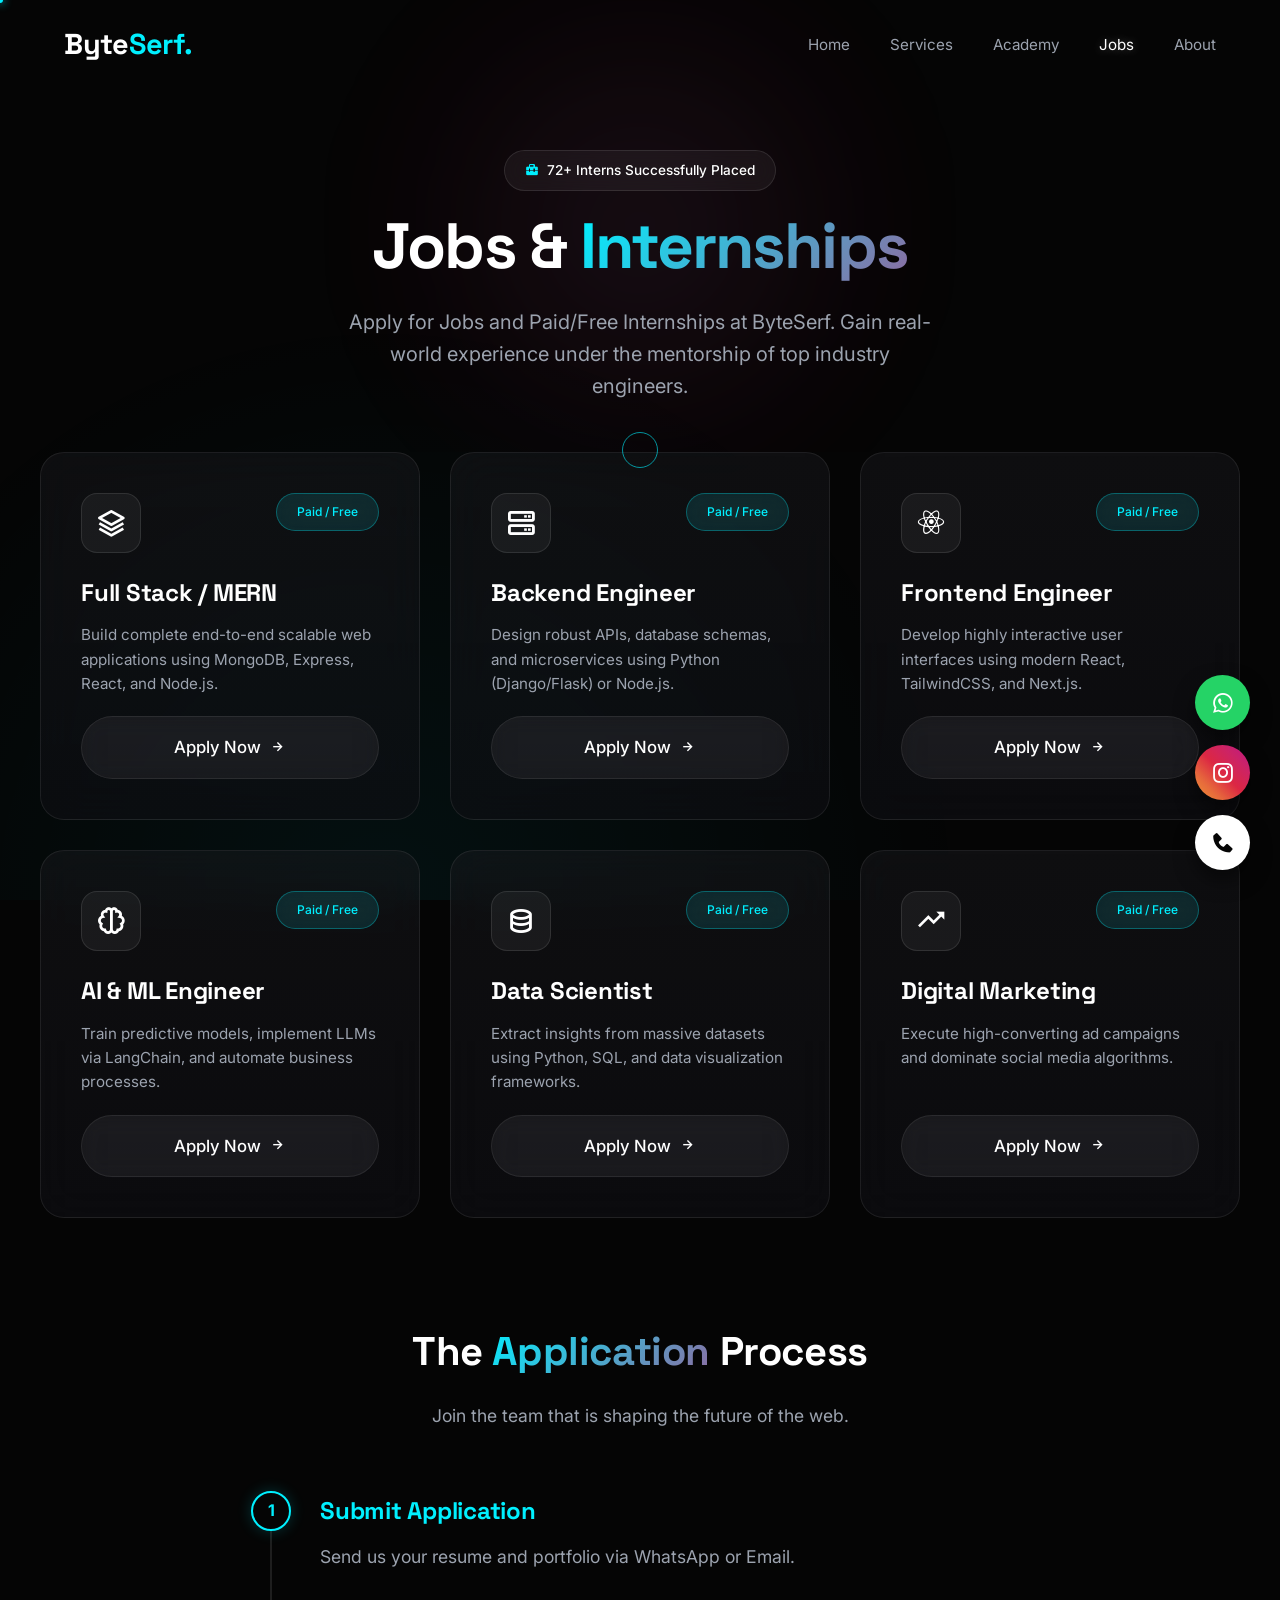
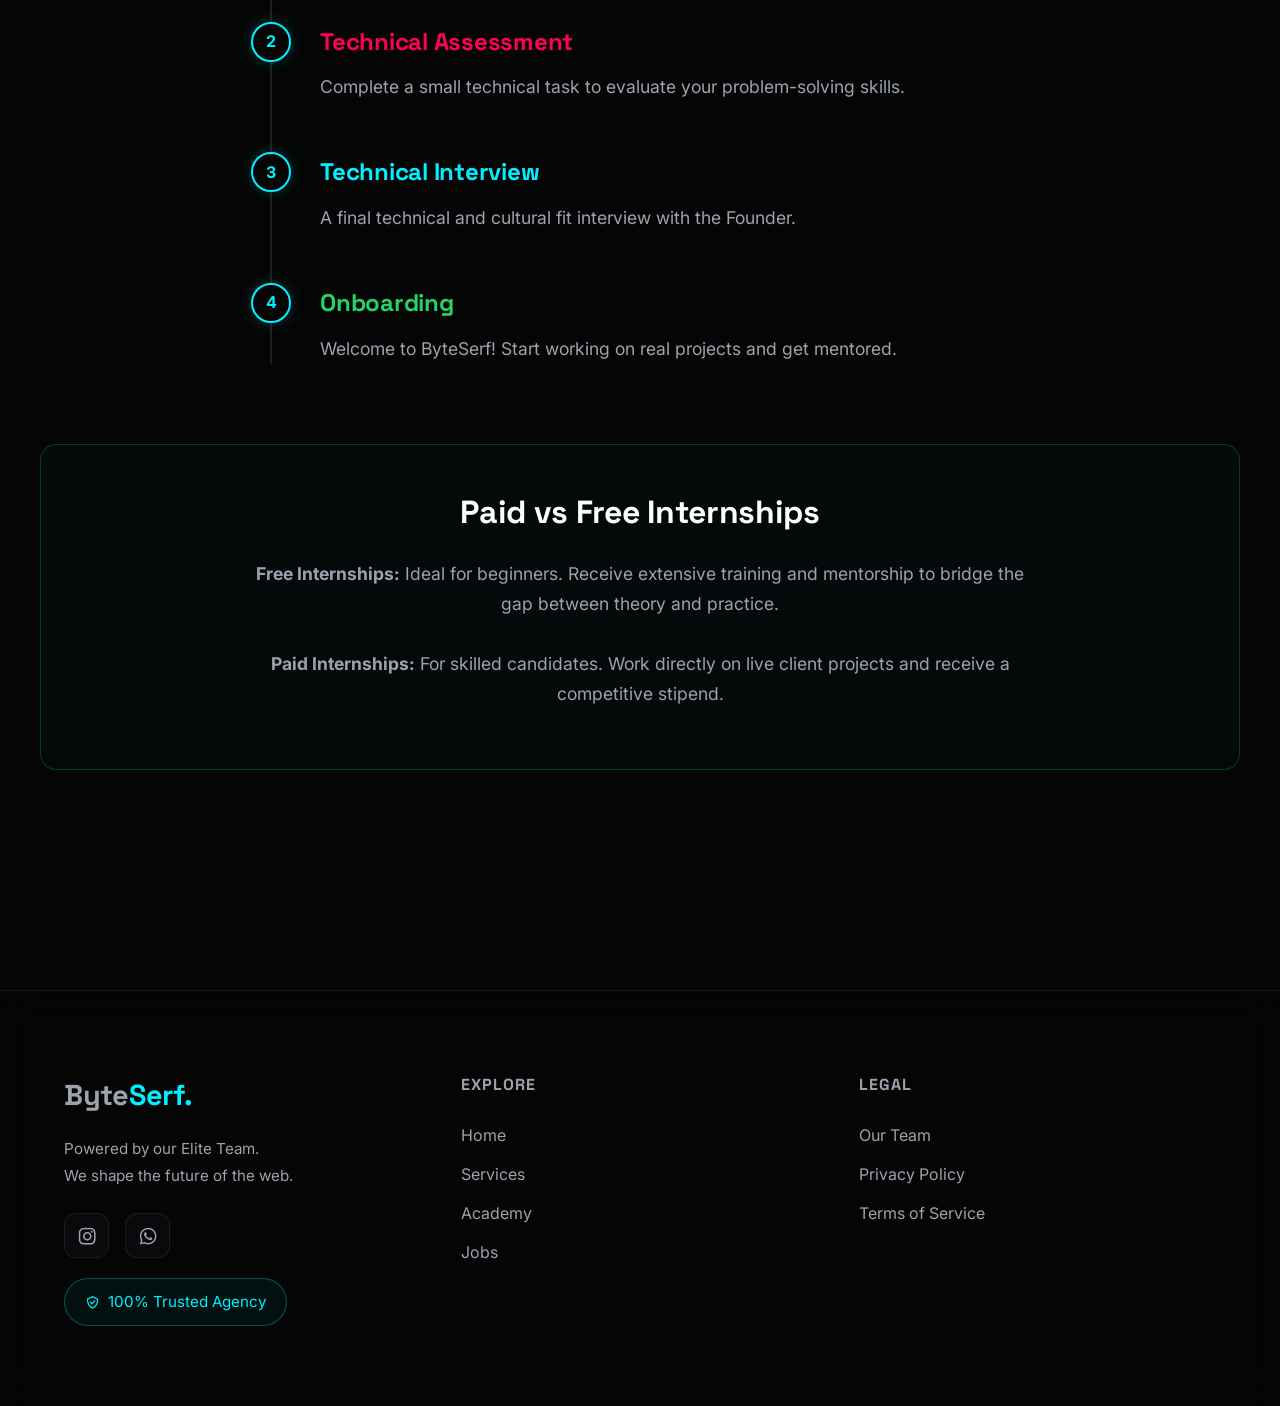
<file: jobs.html>
<!DOCTYPE html>
<html lang="en">
<head>
    <meta charset="UTF-8">
    <meta name="viewport" content="width=device-width, initial-scale=1.0">
    <!-- SEO Meta Tags -->
    <meta name="robots" content="index, follow, max-image-preview:large">
    <meta name="theme-color" content="#050505">
    <link rel="preconnect" href="https://fonts.googleapis.com">
    <link rel="preconnect" href="https://fonts.gstatic.com" crossorigin>
    <link rel="preconnect" href="https://unpkg.com">
    <link rel="preconnect" href="https://images.unsplash.com">
    <title>Jobs & Internships & Careers | ByteSerf</title>
    <meta name="description" content="Kickstart your tech career with ByteSerf. Apply for paid and free internships in Frontend, Backend, AI/ML, and Data Science. Guaranteed placement support.">
    <meta name="keywords" content="Tech Internships, IT Jobs, Frontend Intern, Backend Intern, AI Machine Learning Internship, ByteSerf Careers, Development Team">
    <meta name="author" content="ByteSerf Team">
    
    <!-- Open Graph & Social Media -->
    <meta property="og:title" content="Tech Internships & Careers | ByteSerf">
    <meta property="og:description" content="Kickstart your tech career with ByteSerf. Apply for paid and free internships today.">
    <meta property="og:type" content="website">
    <meta property="og:url" content="https://www.byteserf.com/jobs.html">
    <meta property="og:image" content="https://images.unsplash.com/photo-1451187580459-43490279c0fa?q=80&w=1200&auto=format&fit=crop">
    
    <!-- Twitter Cards -->
    <meta name="twitter:card" content="summary_large_image">
    <meta name="twitter:title" content="Tech Internships & Careers | ByteSerf">
    <meta name="twitter:description" content="Kickstart your tech career with ByteSerf. Apply for paid and free internships today.">
    <meta name="twitter:image" content="https://images.unsplash.com/photo-1451187580459-43490279c0fa?q=80&w=1200&auto=format&fit=crop">
    
    <!-- Canonical URL -->
    <link rel="canonical" href="https://www.byteserf.com/jobs.html">

    <!-- Advanced Schema Markup (JSON-LD) for Google Rich Snippets -->
    <script type="application/ld+json">
    {
      "@context": "https://schema.org",
      "@type": "JobPosting",
      "title": "Software Engineering Internship",
      "hiringOrganization": {
        "@type": "Organization",
        "name": "ByteSerf",
        "sameAs": "https://www.byteserf.com"
      },
      "employmentType": "INTERN",
      "jobLocation": {
        "@type": "Place",
        "address": {
          "@type": "PostalAddress",
          "addressCountry": "IN"
        }
      },
      "description": "Join ByteSerf for a paid/free internship in Full Stack, AI, or Data Science."
    }
    </script>
    
    <link href='https://unpkg.com/boxicons@2.1.4/css/boxicons.min.css' rel='stylesheet'>
    <link rel="stylesheet" href="style.css?v=2">
</head>
<body>
    <div class="ambient-bg"></div>

    <div class="floating-actions">
        <a href="https://wa.me/919828522814" target="_blank" class="float-btn wa-btn" aria-label="Chat on WhatsApp"><i class='bx bxl-whatsapp'></i></a>
        <a href="https://instagram.com/kapil_inaniya" target="_blank" class="float-btn ig-btn" aria-label="Visit Instagram"><i class='bx bxl-instagram'></i></a>
        <a href="tel:+919828522814" class="float-btn call-btn" aria-label="Call Us"><i class='bx bxs-phone'></i></a>
    </div>

    <!-- Navbar -->
    <nav class="navbar">
        <div class="container nav-container">
            <a href="index.html" class="logo">Byte<span>Serf.</span></a>
            <ul class="nav-links">
                <li><a href="index.html">Home</a></li>
                <li><a href="services.html">Services</a></li>
                <li><a href="courses.html">Academy</a></li>
                <li><a href="jobs.html" class="active">Jobs</a></li>
                <li><a href="about.html">About</a></li>
            </ul>
            <button class="mobile-menu-btn" aria-label="Toggle Mobile Menu"><i class='bx bx-menu'></i></button>
        </div>
    </nav>
    <main id="main-content">

    <header class="hero reveal" style="min-height: 50vh; padding-top: 150px; padding-bottom: 50px;">
        <div class="hero-glow-orb" style="width: 400px; height: 400px; filter: blur(100px); opacity: 0.8;"></div>
        <div class="container hero-content text-center">
            <span class="hero-badge" style="background: rgba(255,255,255,0.05); color: white; border: 1px solid rgba(255,255,255,0.1); margin-bottom: 20px;"><i class='bx bxs-briefcase-alt-2' style="color:var(--accent-blue);"></i> 72+ Interns Successfully Placed</span>
            <h1 class="hero-title" style="font-size: 4rem;">Jobs & <span class="gradient-text">Internships</span></h1>
            <p class="hero-subtitle" style="max-width: 600px; margin: 0 auto;">Apply for Jobs and Paid/Free Internships at ByteSerf. Gain real-world experience under the mentorship of top industry engineers.</p>
        </div>
    </header>

    <section class="section-padding container" style="padding-top: 0;">
        <div class="grid-3">
            <!-- Full Stack / MERN / MEAN -->
            <div class="premium-card reveal" style="display: flex; flex-direction: column;">
                <div style="display: flex; justify-content: space-between; align-items: flex-start; margin-bottom: 20px;">
                    <div class="premium-icon-box" style="margin-bottom: 0;"><i class='bx bx-layer'></i></div>
                    <span class="hero-badge" style="margin:0; font-size: 0.75rem; background: rgba(0,240,255,0.1); border-color: rgba(0,240,255,0.3); color: var(--accent-blue);">Paid / Free</span>
                </div>
                <h3 style="font-size: 1.5rem; margin-bottom: 10px;">Full Stack / MERN</h3>
                <p style="color: var(--text-secondary); font-size: 0.95rem; margin-bottom: 20px;">Build complete end-to-end scalable web applications using MongoDB, Express, React, and Node.js.</p>
                <a href="https://wa.me/919828522814?text=Hi%21%20I%20am%20interested%20in%20applying%20for%20the%20Full%20Stack%20%2F%20MERN%20Internship.%20Here%20is%20my%20portfolio." target="_blank" class="btn btn-outline" style="margin-top: auto; justify-content: center;">Apply Now <i class='bx bx-right-arrow-alt'></i></a>
            </div>

            <!-- Backend Developer -->
            <div class="premium-card reveal" style="display: flex; flex-direction: column;">
                <div style="display: flex; justify-content: space-between; align-items: flex-start; margin-bottom: 20px;">
                    <div class="premium-icon-box" style="margin-bottom: 0;"><i class='bx bx-server'></i></div>
                    <span class="hero-badge" style="margin:0; font-size: 0.75rem; background: rgba(0,240,255,0.1); border-color: rgba(0,240,255,0.3); color: var(--accent-blue);">Paid / Free</span>
                </div>
                <h3 style="font-size: 1.5rem; margin-bottom: 10px;">Backend Engineer</h3>
                <p style="color: var(--text-secondary); font-size: 0.95rem; margin-bottom: 20px;">Design robust APIs, database schemas, and microservices using Python (Django/Flask) or Node.js.</p>
                <a href="https://wa.me/919828522814?text=Hi%21%20I%20am%20interested%20in%20applying%20for%20the%20Backend%20Engineer%20Internship.%20Here%20is%20my%20portfolio." target="_blank" class="btn btn-outline" style="margin-top: auto; justify-content: center;">Apply Now <i class='bx bx-right-arrow-alt'></i></a>
            </div>

            <!-- Frontend Developer -->
            <div class="premium-card reveal" style="display: flex; flex-direction: column;">
                <div style="display: flex; justify-content: space-between; align-items: flex-start; margin-bottom: 20px;">
                    <div class="premium-icon-box" style="margin-bottom: 0;"><i class='bx bxl-react'></i></div>
                    <span class="hero-badge" style="margin:0; font-size: 0.75rem; background: rgba(0,240,255,0.1); border-color: rgba(0,240,255,0.3); color: var(--accent-blue);">Paid / Free</span>
                </div>
                <h3 style="font-size: 1.5rem; margin-bottom: 10px;">Frontend Engineer</h3>
                <p style="color: var(--text-secondary); font-size: 0.95rem; margin-bottom: 20px;">Develop highly interactive user interfaces using modern React, TailwindCSS, and Next.js.</p>
                <a href="https://wa.me/919828522814?text=Hi%21%20I%20am%20interested%20in%20applying%20for%20the%20Frontend%20Engineer%20Internship.%20Here%20is%20my%20portfolio." target="_blank" class="btn btn-outline" style="margin-top: auto; justify-content: center;">Apply Now <i class='bx bx-right-arrow-alt'></i></a>
            </div>

            <!-- AI / ML Engineer -->
            <div class="premium-card reveal" style="display: flex; flex-direction: column;">
                <div style="display: flex; justify-content: space-between; align-items: flex-start; margin-bottom: 20px;">
                    <div class="premium-icon-box" style="margin-bottom: 0;"><i class='bx bx-brain'></i></div>
                    <span class="hero-badge" style="margin:0; font-size: 0.75rem; background: rgba(0,240,255,0.1); border-color: rgba(0,240,255,0.3); color: var(--accent-blue);">Paid / Free</span>
                </div>
                <h3 style="font-size: 1.5rem; margin-bottom: 10px;">AI & ML Engineer</h3>
                <p style="color: var(--text-secondary); font-size: 0.95rem; margin-bottom: 20px;">Train predictive models, implement LLMs via LangChain, and automate business processes.</p>
                <a href="https://wa.me/919828522814?text=Hi%21%20I%20am%20interested%20in%20applying%20for%20the%20AI%20%26%20ML%20Engineer%20Internship.%20Here%20is%20my%20portfolio." target="_blank" class="btn btn-outline" style="margin-top: auto; justify-content: center;">Apply Now <i class='bx bx-right-arrow-alt'></i></a>
            </div>

            <!-- Data Science -->
            <div class="premium-card reveal" style="display: flex; flex-direction: column;">
                <div style="display: flex; justify-content: space-between; align-items: flex-start; margin-bottom: 20px;">
                    <div class="premium-icon-box" style="margin-bottom: 0;"><i class='bx bx-data'></i></div>
                    <span class="hero-badge" style="margin:0; font-size: 0.75rem; background: rgba(0,240,255,0.1); border-color: rgba(0,240,255,0.3); color: var(--accent-blue);">Paid / Free</span>
                </div>
                <h3 style="font-size: 1.5rem; margin-bottom: 10px;">Data Scientist</h3>
                <p style="color: var(--text-secondary); font-size: 0.95rem; margin-bottom: 20px;">Extract insights from massive datasets using Python, SQL, and data visualization frameworks.</p>
                <a href="https://wa.me/919828522814?text=Hi%21%20I%20am%20interested%20in%20applying%20for%20the%20Data%20Scientist%20Internship.%20Here%20is%20my%20portfolio." target="_blank" class="btn btn-outline" style="margin-top: auto; justify-content: center;">Apply Now <i class='bx bx-right-arrow-alt'></i></a>
            </div>

            <!-- Digital Marketing -->
            <div class="premium-card reveal" style="display: flex; flex-direction: column;">
                <div style="display: flex; justify-content: space-between; align-items: flex-start; margin-bottom: 20px;">
                    <div class="premium-icon-box" style="margin-bottom: 0;"><i class='bx bx-trending-up'></i></div>
                    <span class="hero-badge" style="margin:0; font-size: 0.75rem; background: rgba(0,240,255,0.1); border-color: rgba(0,240,255,0.3); color: var(--accent-blue);">Paid / Free</span>
                </div>
                <h3 style="font-size: 1.5rem; margin-bottom: 10px;">Digital Marketing</h3>
                <p style="color: var(--text-secondary); font-size: 0.95rem; margin-bottom: 20px;">Execute high-converting ad campaigns and dominate social media algorithms.</p>
                <a href="https://wa.me/919828522814?text=Hi%21%20I%20am%20interested%20in%20applying%20for%20the%20Digital%20Marketing%20Internship.%20Here%20is%20my%20portfolio." target="_blank" class="btn btn-outline" style="margin-top: auto; justify-content: center;">Apply Now <i class='bx bx-right-arrow-alt'></i></a>
            </div>
        </div>

        <!-- Application Process Timeline -->
        <div class="reveal" style="margin-top: 100px; max-width: 800px; margin-left: auto; margin-right: auto;">
            <div class="section-header text-center">
                <h2 style="font-size: 2.5rem; margin-bottom: 15px;">The <span class="gradient-text">Application</span> Process</h2>
                <p>Join the team that is shaping the future of the web.</p>
            </div>
            <div class="process-timeline">
                <div class="process-step reveal">
                    <div class="step-number">1</div>
                    <h3 style="font-size: 1.5rem; color: var(--accent-blue);">Submit Application</h3>
                    <p style="color: var(--text-secondary); margin-top: 5px;">Send us your resume and portfolio via WhatsApp or Email.</p>
                </div>
                <div class="process-step reveal">
                    <div class="step-number">2</div>
                    <h3 style="font-size: 1.5rem; color: var(--accent-pink);">Technical Assessment</h3>
                    <p style="color: var(--text-secondary); margin-top: 5px;">Complete a small technical task to evaluate your problem-solving skills.</p>
                </div>
                <div class="process-step reveal">
                    <div class="step-number">3</div>
                    <h3 style="font-size: 1.5rem; color: var(--accent-blue);">Technical Interview</h3>
                    <p style="color: var(--text-secondary); margin-top: 5px;">A final technical and cultural fit interview with the Founder.</p>
                </div>
                <div class="process-step reveal">
                    <div class="step-number">4</div>
                    <h3 style="font-size: 1.5rem; color: #25D366;">Onboarding</h3>
                    <p style="color: var(--text-secondary); margin-top: 5px;">Welcome to ByteSerf! Start working on real projects and get mentored.</p>
                </div>
            </div>
        </div>

        <div class="card reveal" style="margin-top: 80px; text-align: center; background: rgba(0, 240, 255, 0.02); border-color: rgba(0, 240, 255, 0.2);">
            <h3 style="font-size: 2rem; margin-bottom: 20px;">Paid vs Free Internships</h3>
            <p style="color: var(--text-secondary); max-width: 800px; margin: 0 auto 20px; font-size: 1.1rem;">
                <strong>Free Internships:</strong> Ideal for beginners. Receive extensive training and mentorship to bridge the gap between theory and practice. <br><br>
                <strong>Paid Internships:</strong> For skilled candidates. Work directly on live client projects and receive a competitive stipend.
            </p>
        </div>
    </section>

    <!-- Footer -->
    </main>
    <footer class="footer">
        <div class="container footer-grid reveal">
            <div class="footer-col">
                <a href="index.html" class="logo">Byte<span style="color:var(--accent-blue);">Serf.</span></a>
                <p style="margin-top: 15px; color: var(--text-secondary); font-size: 0.95rem; line-height: 1.8;">Powered by our Elite Team.<br>We shape the future of the web.</p>
                <div class="social-icons">
                    <a href="https://instagram.com/kapil_inaniya" target="_blank" aria-label="Instagram"><i class='bx bxl-instagram'></i></a>
                    <a href="https://wa.me/919828522814" target="_blank" aria-label="WhatsApp"><i class='bx bxl-whatsapp'></i></a>
                </div>
                <div class="trusted-seal">
                    <i class='bx bx-check-shield'></i> 100% Trusted Agency
                </div>
            </div>
            <div class="footer-col">
                <h3>Explore</h3>
                <ul>
                    <li><a href="index.html">Home</a></li>
                    <li><a href="services.html">Services</a></li>
                    <li><a href="courses.html">Academy</a></li>
                    <li><a href="jobs.html">Jobs</a></li>
                </ul>
            </div>
            <div class="footer-col">
                <h3>Legal</h3>
                <ul>
                    <li><a href="about.html">Our Team</a></li>
                    <li><a href="privacy-policy.html">Privacy Policy</a></li>
                    <li><a href="terms.html">Terms of Service</a></li>
                </ul>
            </div>
        </div>
    </footer>
    <!-- Call Back Request Modal -->
    <div class="modal-overlay" id="callbackModal">
        <div class="modal-box">
            <button class="close-modal-btn" id="closeModalBtn"><i class='bx bx-x'></i></button>
            <h2 class="modal-title">Request a <span class="gradient-text">Call Back</span></h2>
            <p class="modal-desc">Enter your details below and a senior team member will reach out to you shortly.</p>
            
            <input type="text" id="modalName" class="modal-input" placeholder="Your Name" required>
            <input type="tel" id="modalPhone" class="modal-input" placeholder="Your Mobile Number" required>
            
            <button id="submitCallbackBtn" class="btn btn-glow" style="width: 100%; margin-top: 10px;">Request Call Back</button>
        </div>
    </div>

    <script src="script.js?v=6"></script>
</body>
</html>
</file>
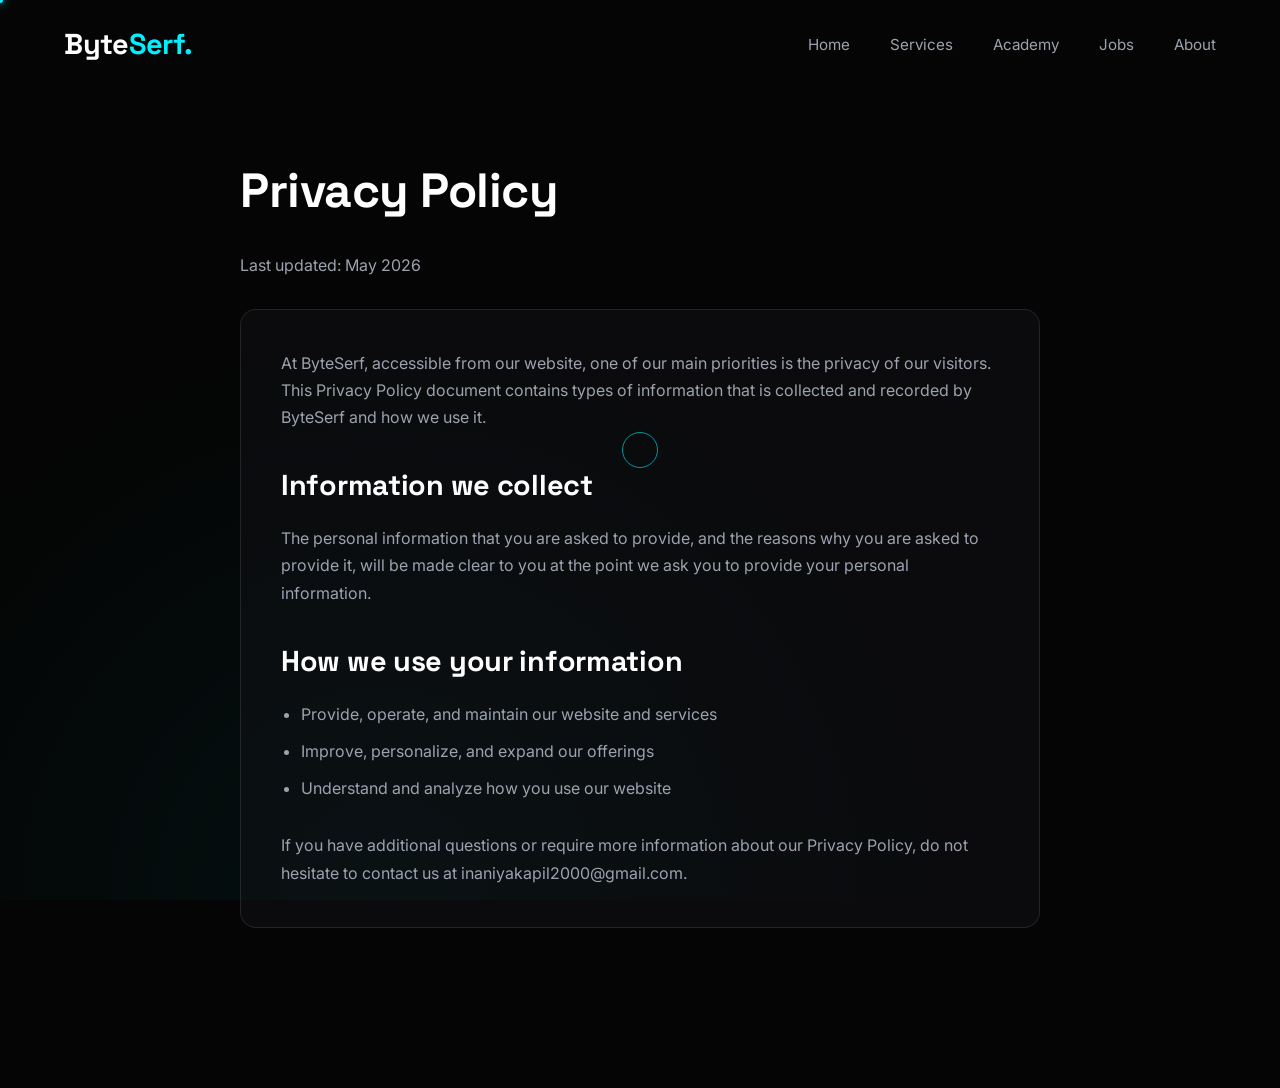
<file: privacy-policy.html>
<!DOCTYPE html>
<html lang="en">
<head>
    <meta charset="UTF-8">
    <meta name="viewport" content="width=device-width, initial-scale=1.0">
    <!-- SEO Meta Tags -->
    <title>Privacy Policy | ByteSerf</title>
    <meta name="description" content="Privacy Policy for ByteSerf. Learn how we handle and protect your data.">
    <meta name="robots" content="noindex, nofollow">
    <meta name="author" content="Kapil Inania">
    <link href='https://unpkg.com/boxicons@2.1.4/css/boxicons.min.css' rel='stylesheet'>
    <link rel="stylesheet" href="style.css?v=2">
</head>
<body>
    <div class="ambient-bg"></div>
    <nav class="navbar">
        <div class="container nav-container">
            <a href="index.html" class="logo">Byte<span>Serf.</span></a>
            <ul class="nav-links">
                <li><a href="index.html">Home</a></li>
                <li><a href="services.html">Services</a></li>
                <li><a href="courses.html">Academy</a></li>
                <li><a href="jobs.html">Jobs</a></li>
                <li><a href="about.html">About</a></li>
            </ul>
            <button class="mobile-menu-btn" aria-label="Toggle Mobile Menu"><i class='bx bx-menu'></i></button>
        </div>
    </nav>
    <main id="main-content">
    <div class="container section-padding reveal" style="max-width: 800px; padding-top: 150px;">
        <h1 style="font-size: 3rem; margin-bottom: 20px;">Privacy Policy</h1>
        <p style="color: var(--text-secondary); margin-bottom: 30px;">Last updated: May 2026</p>
        <div class="card" style="border-color: rgba(255,255,255,0.1);">
            <p style="margin-bottom: 20px; color: var(--text-secondary);">At ByteSerf, accessible from our website, one of our main priorities is the privacy of our visitors. This Privacy Policy document contains types of information that is collected and recorded by ByteSerf and how we use it.</p>
            <h2 style="margin: 30px 0 15px; font-size: 1.8rem;">Information we collect</h2>
            <p style="margin-bottom: 20px; color: var(--text-secondary);">The personal information that you are asked to provide, and the reasons why you are asked to provide it, will be made clear to you at the point we ask you to provide your personal information.</p>
            <h2 style="margin: 30px 0 15px; font-size: 1.8rem;">How we use your information</h2>
            <ul style="margin-left: 20px; margin-bottom: 30px; color: var(--text-secondary); list-style-type: disc;">
                <li style="margin-bottom: 10px;">Provide, operate, and maintain our website and services</li>
                <li style="margin-bottom: 10px;">Improve, personalize, and expand our offerings</li>
                <li style="margin-bottom: 10px;">Understand and analyze how you use our website</li>
            </ul>
            <p style="color: var(--text-secondary);">If you have additional questions or require more information about our Privacy Policy, do not hesitate to contact us at inaniyakapil2000@gmail.com.</p>
        </div>
    </div>
    <!-- Call Back Request Modal -->
    <div class="modal-overlay" id="callbackModal">
        <div class="modal-box">
            <button class="close-modal-btn" id="closeModalBtn"><i class='bx bx-x'></i></button>
            <h2 class="modal-title">Request a <span class="gradient-text">Call Back</span></h2>
            <p class="modal-desc">Enter your details below and Kapil or a senior team member will reach out to you shortly.</p>
            
            <input type="text" id="modalName" class="modal-input" placeholder="Your Name" required>
            <input type="tel" id="modalPhone" class="modal-input" placeholder="Your Mobile Number" required>
            
            <button id="submitCallbackBtn" class="btn btn-glow" style="width: 100%; margin-top: 10px;">Request Call Back</button>
        </div>
    </div>

    <script src="script.js?v=6"></script>
</body>
</html>
</file>
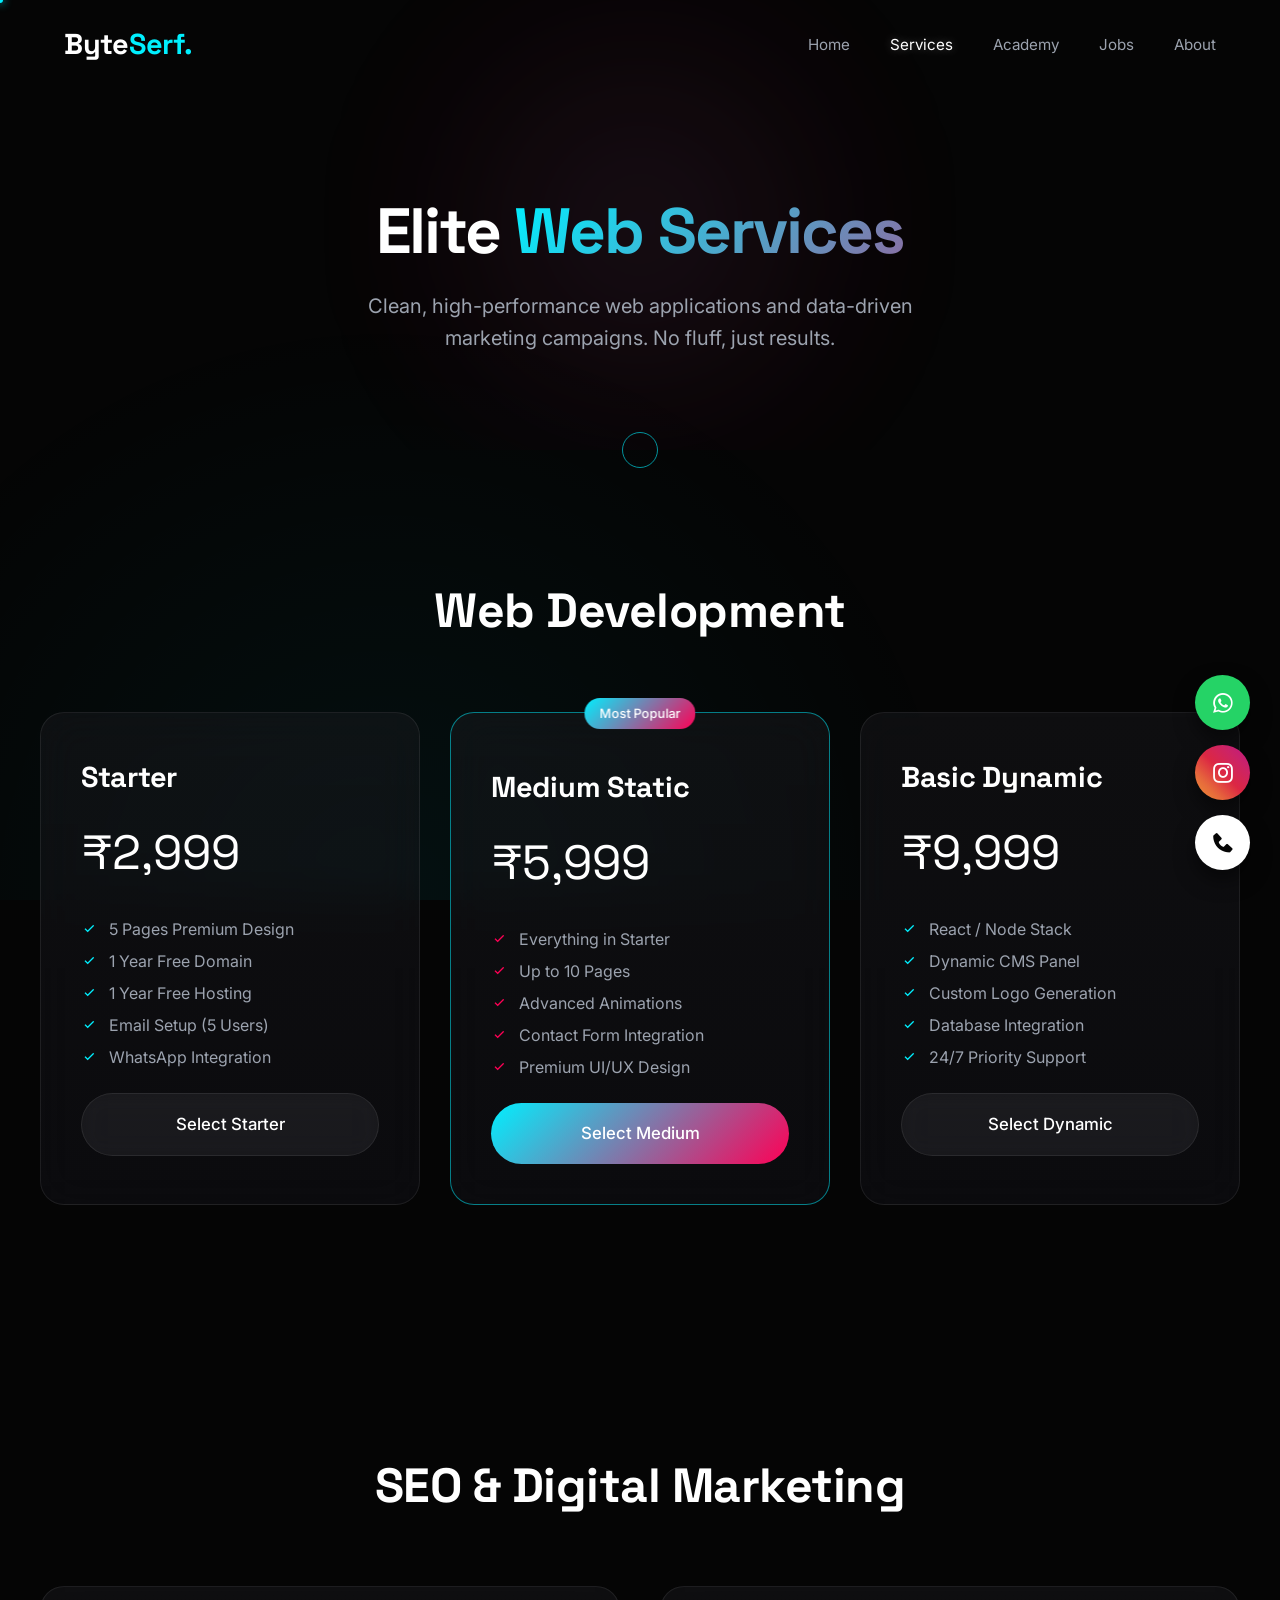
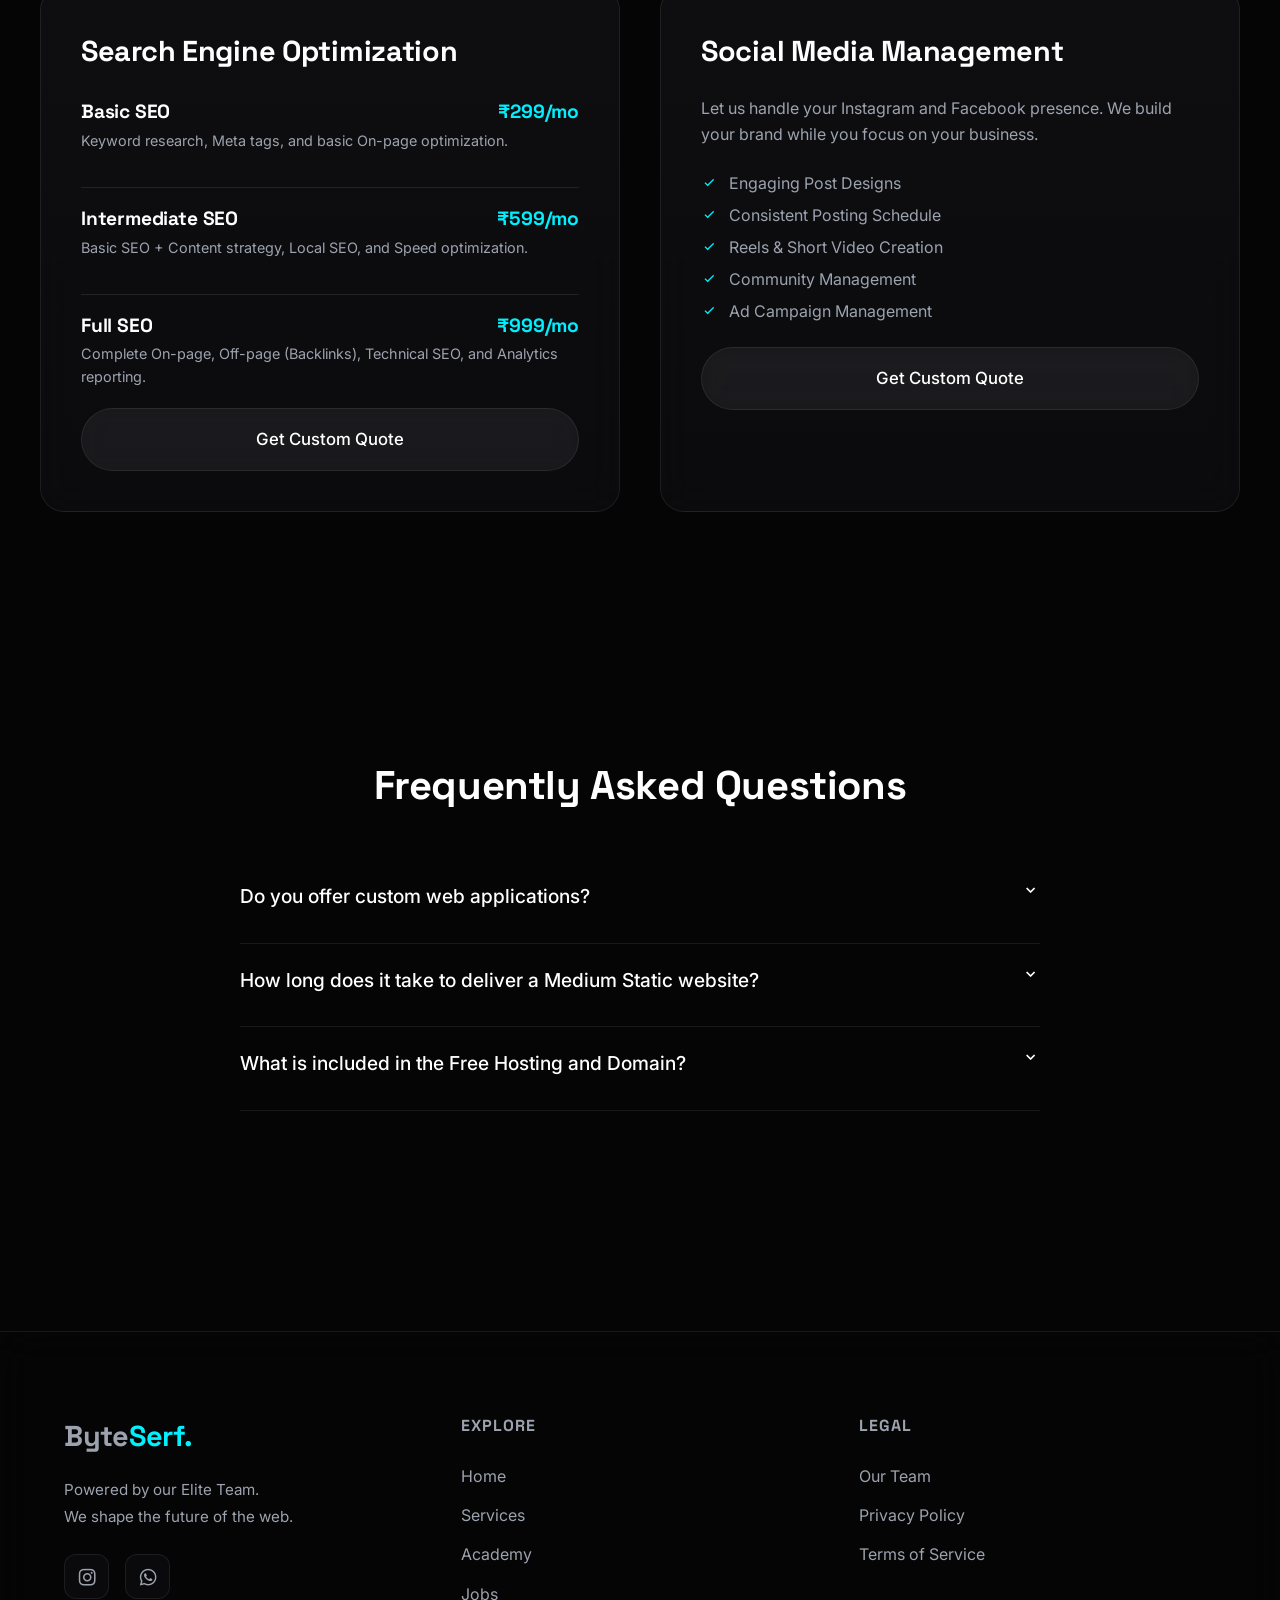
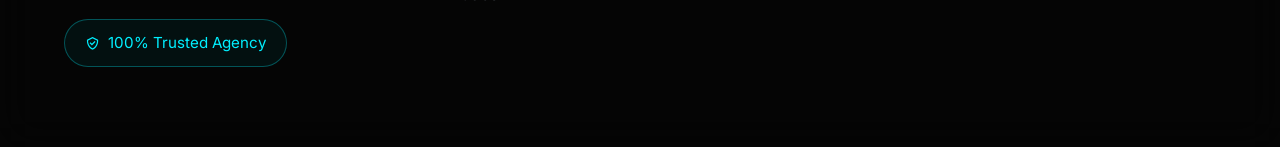
<file: services.html>
<!DOCTYPE html>
<html lang="en">
<head>
    <meta charset="UTF-8">
    <meta name="viewport" content="width=device-width, initial-scale=1.0">
    <!-- SEO Meta Tags -->
    <meta name="robots" content="index, follow, max-image-preview:large">
    <meta name="theme-color" content="#050505">
    <link rel="preconnect" href="https://fonts.googleapis.com">
    <link rel="preconnect" href="https://fonts.gstatic.com" crossorigin>
    <link rel="preconnect" href="https://unpkg.com">
    <link rel="preconnect" href="https://images.unsplash.com">
    <title>Web Development & AI Services | ByteSerf</title>
    <meta name="description" content="ByteSerf offers premium web development, custom AI automation, and digital marketing services. Elevate your brand with our Silicon Valley-grade architectures.">
    <meta name="keywords" content="Web Development, AI Automation, Digital Marketing, SEO Services, React Development, Node.js, MERN Stack, ByteSerf">
    <meta name="author" content="ByteSerf Team">
    
    <!-- Open Graph & Social Media -->
    <meta property="og:title" content="Web Development & AI Services | ByteSerf">
    <meta property="og:description" content="ByteSerf offers premium web development, custom AI automation, and digital marketing services.">
    <meta property="og:type" content="website">
    <meta property="og:url" content="https://www.byteserf.com/services.html">
    <meta property="og:image" content="https://images.unsplash.com/photo-1451187580459-43490279c0fa?q=80&w=1200&auto=format&fit=crop">
    
    <!-- Twitter Cards -->
    <meta name="twitter:card" content="summary_large_image">
    <meta name="twitter:title" content="Web Development & AI Services | ByteSerf">
    <meta name="twitter:description" content="ByteSerf offers premium web development, custom AI automation, and digital marketing services.">
    <meta name="twitter:image" content="https://images.unsplash.com/photo-1451187580459-43490279c0fa?q=80&w=1200&auto=format&fit=crop">
    
    <!-- Canonical URL -->
    <link rel="canonical" href="https://www.byteserf.com/services.html">

    <!-- Advanced Schema Markup (JSON-LD) for Google Rich Snippets -->
    <script type="application/ld+json">
    {
      "@context": "https://schema.org",
      "@type": "Service",
      "serviceType": "Web Development & Digital Marketing",
      "provider": {
        "@type": "Organization",
        "@id": "https://www.byteserf.com/#organization",
        "name": "ByteSerf",
        "url": "https://www.byteserf.com"
      },
      "areaServed": "IN",
      "description": "Premium IT services including Web Development (React, Node.js), Custom AI Automation, and Advanced SEO.",
      "hasOfferCatalog": {
        "@type": "OfferCatalog",
        "name": "ByteSerf IT Services",
        "itemListElement": [
          {
            "@type": "OfferCatalog",
            "name": "Web Development Packages",
            "itemListElement": [
              {
                "@type": "Offer",
                "itemOffered": {
                  "@type": "Service",
                  "name": "Starter Web Development Package",
                  "description": "5 Pages Premium Design, Free Domain & Hosting, WhatsApp Integration."
                },
                "price": "2999",
                "priceCurrency": "INR"
              },
              {
                "@type": "Offer",
                "itemOffered": {
                  "@type": "Service",
                  "name": "Medium Static Web Development",
                  "description": "Up to 10 Pages, Advanced Animations, Premium UI/UX Design."
                },
                "price": "5999",
                "priceCurrency": "INR"
              },
              {
                "@type": "Offer",
                "itemOffered": {
                  "@type": "Service",
                  "name": "Basic Dynamic Web Application",
                  "description": "React/Node Stack, Dynamic CMS, Database Integration."
                },
                "price": "9999",
                "priceCurrency": "INR"
              }
            ]
          },
          {
            "@type": "OfferCatalog",
            "name": "Digital Marketing",
            "itemListElement": [
              {
                "@type": "Offer",
                "itemOffered": {
                  "@type": "Service",
                  "name": "Search Engine Optimization (SEO)",
                  "description": "Basic to Full SEO campaigns including On-page, Off-page, and Technical SEO."
                },
                "price": "299",
                "priceCurrency": "INR"
              }
            ]
          }
        ]
      }
    }
    </script>
    
    <link href='https://unpkg.com/boxicons@2.1.4/css/boxicons.min.css' rel='stylesheet'>
    <link rel="stylesheet" href="style.css?v=2">
</head>
<body class="services-section">
    <div class="ambient-bg"></div>

    <!-- Floating Actions -->
    <div class="floating-actions">
        <a href="https://wa.me/919828522814" target="_blank" class="float-btn wa-btn" aria-label="Chat on WhatsApp"><i class='bx bxl-whatsapp'></i></a>
        <a href="https://instagram.com/kapil_inaniya" target="_blank" class="float-btn ig-btn" aria-label="Visit Instagram"><i class='bx bxl-instagram'></i></a>
        <a href="tel:+919828522814" class="float-btn call-btn" aria-label="Call Us"><i class='bx bxs-phone'></i></a>
    </div>

    <!-- Navbar -->
    <nav class="navbar">
        <div class="container nav-container">
            <a href="index.html" class="logo">Byte<span>Serf.</span></a>
            <ul class="nav-links">
                <li><a href="index.html">Home</a></li>
                <li><a href="services.html" class="active">Services</a></li>
                <li><a href="courses.html">Academy</a></li>
                <li><a href="jobs.html">Jobs</a></li>
                <li><a href="about.html">About</a></li>
            </ul>
            <button class="mobile-menu-btn" aria-label="Toggle Mobile Menu"><i class='bx bx-menu'></i></button>
        </div>
    </nav>
    <main id="main-content">

    <!-- Header -->
    <header class="hero reveal" style="min-height: 50vh; padding-top: 150px; padding-bottom: 50px;">
        <div class="hero-glow-orb" style="width: 400px; height: 400px; filter: blur(100px); opacity: 0.8;"></div>
        <div class="container hero-content text-center">
            <h1 class="hero-title" style="font-size: 4rem;">Elite <span class="gradient-text">Web Services</span></h1>
            <p class="hero-subtitle" style="max-width: 600px; margin: 0 auto;">Clean, high-performance web applications and data-driven marketing campaigns. No fluff, just results.</p>
        </div>
    </header>

    <!-- Web Development Packages -->
    <section class="section-padding container">
        <div class="section-header text-center reveal">
            <h2>Web Development</h2>
        </div>
        <div class="grid-3">
            <div class="premium-card reveal">
                <h3 style="font-size: 1.8rem; margin-bottom: 10px;">Starter</h3>
                <div style="font-size: 3rem; font-family: 'Space Grotesk'; margin-bottom: 20px; color: white;">₹2,999</div>
                <ul style="color: var(--text-secondary); line-height: 2; margin-bottom: 20px;">
                    <li><i class='bx bx-check' style="color:var(--clean-blue); margin-right:8px;"></i> 5 Pages Premium Design</li>
                    <li><i class='bx bx-check' style="color:var(--clean-blue); margin-right:8px;"></i> 1 Year Free Domain</li>
                    <li><i class='bx bx-check' style="color:var(--clean-blue); margin-right:8px;"></i> 1 Year Free Hosting</li>
                    <li><i class='bx bx-check' style="color:var(--clean-blue); margin-right:8px;"></i> Email Setup (5 Users)</li>
                    <li><i class='bx bx-check' style="color:var(--clean-blue); margin-right:8px;"></i> WhatsApp Integration</li>
                </ul>
                <a href="https://wa.me/919828522814?text=Hi%21%20I%20am%20interested%20in%20the%20Starter%20%E2%82%B92%2C999%20Web%20Development%20Package.%20Please%20share%20more%20details." target="_blank" class="btn btn-outline" style="width: 100%; justify-content: center; margin-top: auto;">Select Starter</a>
            </div>

            <div class="premium-card reveal" style="border: 1px solid rgba(0,240,255,0.5);">
                <span class="hero-badge" style="background: var(--accent-glow); color: white; border: none; margin-bottom: 15px; position: absolute; top: -15px; left: 50%; transform: translateX(-50%); padding: 5px 15px; font-size: 0.8rem;">Most Popular</span>
                <h3 style="font-size: 1.8rem; margin-bottom: 10px; margin-top: 10px;">Medium Static</h3>
                <div style="font-size: 3rem; font-family: 'Space Grotesk'; margin-bottom: 20px; color: white;">₹5,999</div>
                <ul style="color: var(--text-secondary); line-height: 2; margin-bottom: 20px;">
                    <li><i class='bx bx-check' style="color:var(--accent-pink); margin-right:8px;"></i> Everything in Starter</li>
                    <li><i class='bx bx-check' style="color:var(--accent-pink); margin-right:8px;"></i> Up to 10 Pages</li>
                    <li><i class='bx bx-check' style="color:var(--accent-pink); margin-right:8px;"></i> Advanced Animations</li>
                    <li><i class='bx bx-check' style="color:var(--accent-pink); margin-right:8px;"></i> Contact Form Integration</li>
                    <li><i class='bx bx-check' style="color:var(--accent-pink); margin-right:8px;"></i> Premium UI/UX Design</li>
                </ul>
                <a href="https://wa.me/919828522814?text=Hi%21%20I%20am%20interested%20in%20the%20Medium%20%E2%82%B95%2C999%20Web%20Development%20Package.%20Please%20share%20more%20details." target="_blank" class="btn btn-glow" style="width: 100%; justify-content: center; margin-top: auto;">Select Medium</a>
            </div>

            <div class="premium-card reveal">
                <h3 style="font-size: 1.8rem; margin-bottom: 10px;">Basic Dynamic</h3>
                <div style="font-size: 3rem; font-family: 'Space Grotesk'; margin-bottom: 20px; color: white;">₹9,999</div>
                <ul style="color: var(--text-secondary); line-height: 2; margin-bottom: 20px;">
                    <li><i class='bx bx-check' style="color:var(--clean-blue); margin-right:8px;"></i> React / Node Stack</li>
                    <li><i class='bx bx-check' style="color:var(--clean-blue); margin-right:8px;"></i> Dynamic CMS Panel</li>
                    <li><i class='bx bx-check' style="color:var(--clean-blue); margin-right:8px;"></i> Custom Logo Generation</li>
                    <li><i class='bx bx-check' style="color:var(--clean-blue); margin-right:8px;"></i> Database Integration</li>
                    <li><i class='bx bx-check' style="color:var(--clean-blue); margin-right:8px;"></i> 24/7 Priority Support</li>
                </ul>
                <a href="https://wa.me/919828522814?text=Hi%21%20I%20am%20interested%20in%20the%20Basic%20Dynamic%20%E2%82%B99%2C999%20Web%20Development%20Package.%20Please%20share%20more%20details." target="_blank" class="btn btn-outline" style="width: 100%; justify-content: center; margin-top: auto;">Select Dynamic</a>
            </div>
        </div>
    </section>

    <!-- Marketing & SEO -->
    <section class="section-padding container">
        <div class="section-header text-center reveal">
            <h2>SEO & Digital Marketing</h2>
        </div>
        <div class="grid-2">
            <div class="premium-card reveal">
                <h3 style="font-size: 1.8rem; margin-bottom: 20px;">Search Engine Optimization</h3>
                <div style="margin-bottom: 15px; padding-bottom: 15px; border-bottom: 1px solid var(--border-color-solid);">
                    <h4 style="font-size: 1.2rem; display: flex; justify-content: space-between;">Basic SEO <span style="color: var(--clean-blue);">₹299/mo</span></h4>
                    <p style="color: var(--text-secondary); font-size: 0.9rem;">Keyword research, Meta tags, and basic On-page optimization.</p>
                </div>
                <div style="margin-bottom: 15px; padding-bottom: 15px; border-bottom: 1px solid var(--border-color-solid);">
                    <h4 style="font-size: 1.2rem; display: flex; justify-content: space-between;">Intermediate SEO <span style="color: var(--clean-blue);">₹599/mo</span></h4>
                    <p style="color: var(--text-secondary); font-size: 0.9rem;">Basic SEO + Content strategy, Local SEO, and Speed optimization.</p>
                </div>
                <div>
                    <h4 style="font-size: 1.2rem; display: flex; justify-content: space-between;">Full SEO <span style="color: var(--clean-blue);">₹999/mo</span></h4>
                    <p style="color: var(--text-secondary); font-size: 0.9rem;">Complete On-page, Off-page (Backlinks), Technical SEO, and Analytics reporting.</p>
                </div>
                <a href="https://wa.me/919828522814?text=Hi%21%20I%20am%20interested%20in%20the%20SEO%20Packages.%20Please%20share%20more%20details." target="_blank" class="btn btn-outline" style="width: 100%; justify-content: center; margin-top: auto;">Get Custom Quote</a>
            </div>

            <div class="premium-card reveal">
                <h3 style="font-size: 1.8rem; margin-bottom: 20px;">Social Media Management</h3>
                <p style="color: var(--text-secondary); margin-bottom: 20px;">Let us handle your Instagram and Facebook presence. We build your brand while you focus on your business.</p>
                <ul style="color: var(--text-secondary); line-height: 2;">
                    <li><i class='bx bx-check' style="color:var(--clean-blue); margin-right:8px;"></i> Engaging Post Designs</li>
                    <li><i class='bx bx-check' style="color:var(--clean-blue); margin-right:8px;"></i> Consistent Posting Schedule</li>
                    <li><i class='bx bx-check' style="color:var(--clean-blue); margin-right:8px;"></i> Reels & Short Video Creation</li>
                    <li><i class='bx bx-check' style="color:var(--clean-blue); margin-right:8px;"></i> Community Management</li>
                    <li><i class='bx bx-check' style="color:var(--clean-blue); margin-right:8px;"></i> Ad Campaign Management</li>
                </ul>
                <a href="https://wa.me/919828522814?text=Hi%21%20I%20am%20interested%20in%20ByteSerf%27s%20Digital%20Marketing%20and%20SEO%20services.%20I%20would%20like%20a%20custom%20quote." target="_blank" class="btn btn-outline" style="width: 100%; justify-content: center; margin-top: 20px;">Get Custom Quote</a>
            </div>
        </div>
    </section>

    <!-- FAQ Section -->
    <section class="section-padding container reveal" style="max-width: 800px;">
        <h2 style="font-size: 2.5rem; margin-bottom: 40px; text-align: center;">Frequently Asked Questions</h2>
        <div class="faq-container">
            <div class="faq-item">
                <div class="faq-question">Do you offer custom web applications? <i class='bx bx-chevron-down'></i></div>
                <div class="faq-answer">Yes, we specialize in building highly complex, custom web applications using modern stacks like React, Next.js, Python, and Node.js. Contact us for a custom quote.</div>
            </div>
            <div class="faq-item">
                <div class="faq-question">How long does it take to deliver a Medium Static website? <i class='bx bx-chevron-down'></i></div>
                <div class="faq-answer">Typically, a Medium Static website takes between 5 to 10 business days to complete, depending on how quickly you can provide the content and assets.</div>
            </div>
            <div class="faq-item">
                <div class="faq-question">What is included in the Free Hosting and Domain? <i class='bx bx-chevron-down'></i></div>
                <div class="faq-answer">We cover the cost of a standard .com or .in domain name and provide secure, high-speed cloud hosting for the first 12 months at no extra cost.</div>
            </div>
        </div>
    </section>

    <!-- Footer -->
    </main>
    <footer class="footer">
        <div class="container footer-grid reveal">
            <div class="footer-col">
                <a href="index.html" class="logo">Byte<span style="color:var(--accent-blue);">Serf.</span></a>
                <p style="margin-top: 15px; color: var(--text-secondary); font-size: 0.95rem; line-height: 1.8;">Powered by our Elite Team.<br>We shape the future of the web.</p>
                <div class="social-icons">
                    <a href="https://instagram.com/kapil_inaniya" target="_blank" aria-label="Instagram"><i class='bx bxl-instagram'></i></a>
                    <a href="https://wa.me/919828522814" target="_blank" aria-label="WhatsApp"><i class='bx bxl-whatsapp'></i></a>
                </div>
                <div class="trusted-seal">
                    <i class='bx bx-check-shield'></i> 100% Trusted Agency
                </div>
            </div>
            <div class="footer-col">
                <h3>Explore</h3>
                <ul>
                    <li><a href="index.html">Home</a></li>
                    <li><a href="services.html">Services</a></li>
                    <li><a href="courses.html">Academy</a></li>
                    <li><a href="jobs.html">Jobs</a></li>
                </ul>
            </div>
            <div class="footer-col">
                <h3>Legal</h3>
                <ul>
                    <li><a href="about.html">Our Team</a></li>
                    <li><a href="privacy-policy.html">Privacy Policy</a></li>
                    <li><a href="terms.html">Terms of Service</a></li>
                </ul>
            </div>
        </div>
    </footer>
    <!-- Call Back Request Modal -->
    <div class="modal-overlay" id="callbackModal">
        <div class="modal-box">
            <button class="close-modal-btn" id="closeModalBtn"><i class='bx bx-x'></i></button>
            <h2 class="modal-title">Request a <span class="gradient-text">Call Back</span></h2>
            <p class="modal-desc">Enter your details below and a senior team member will reach out to you shortly.</p>
            
            <input type="text" id="modalName" class="modal-input" placeholder="Your Name" required>
            <input type="tel" id="modalPhone" class="modal-input" placeholder="Your Mobile Number" required>
            
            <button id="submitCallbackBtn" class="btn btn-glow" style="width: 100%; margin-top: 10px;">Request Call Back</button>
        </div>
    </div>

    <script src="script.js?v=6"></script>
</body>
</html>
</file>
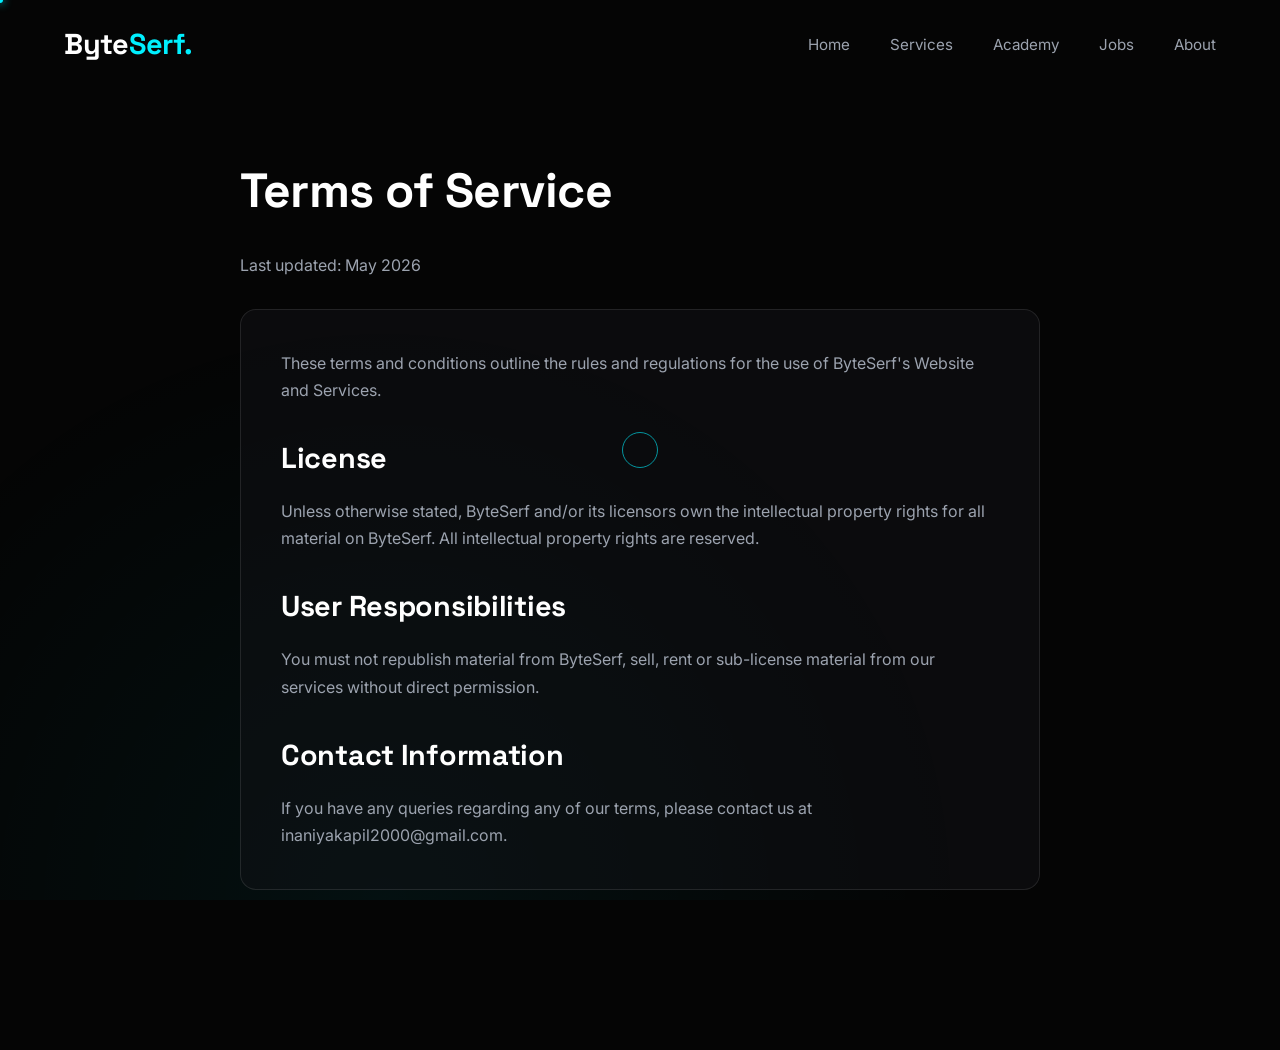
<file: terms.html>
<!DOCTYPE html>
<html lang="en">
<head>
    <meta charset="UTF-8">
    <meta name="viewport" content="width=device-width, initial-scale=1.0">
    <!-- SEO Meta Tags -->
    <title>Terms of Service | ByteSerf</title>
    <meta name="description" content="Terms of Service for ByteSerf. Read our guidelines and policies.">
    <meta name="robots" content="noindex, nofollow">
    <meta name="author" content="Kapil Inania">
    <link href='https://unpkg.com/boxicons@2.1.4/css/boxicons.min.css' rel='stylesheet'>
    <link rel="stylesheet" href="style.css?v=2">
</head>
<body>
    <div class="ambient-bg"></div>
    <nav class="navbar">
        <div class="container nav-container">
            <a href="index.html" class="logo">Byte<span>Serf.</span></a>
            <ul class="nav-links">
                <li><a href="index.html">Home</a></li>
                <li><a href="services.html">Services</a></li>
                <li><a href="courses.html">Academy</a></li>
                <li><a href="jobs.html">Jobs</a></li>
                <li><a href="about.html">About</a></li>
            </ul>
            <button class="mobile-menu-btn" aria-label="Toggle Mobile Menu"><i class='bx bx-menu'></i></button>
        </div>
    </nav>
    <main id="main-content">
    <div class="container section-padding reveal" style="max-width: 800px; padding-top: 150px;">
        <h1 style="font-size: 3rem; margin-bottom: 20px;">Terms of Service</h1>
        <p style="color: var(--text-secondary); margin-bottom: 30px;">Last updated: May 2026</p>
        <div class="card" style="border-color: rgba(255,255,255,0.1);">
            <p style="margin-bottom: 20px; color: var(--text-secondary);">These terms and conditions outline the rules and regulations for the use of ByteSerf's Website and Services.</p>
            <h2 style="margin: 30px 0 15px; font-size: 1.8rem;">License</h2>
            <p style="margin-bottom: 20px; color: var(--text-secondary);">Unless otherwise stated, ByteSerf and/or its licensors own the intellectual property rights for all material on ByteSerf. All intellectual property rights are reserved.</p>
            <h2 style="margin: 30px 0 15px; font-size: 1.8rem;">User Responsibilities</h2>
            <p style="margin-bottom: 20px; color: var(--text-secondary);">You must not republish material from ByteSerf, sell, rent or sub-license material from our services without direct permission.</p>
            <h2 style="margin: 30px 0 15px; font-size: 1.8rem;">Contact Information</h2>
            <p style="color: var(--text-secondary);">If you have any queries regarding any of our terms, please contact us at inaniyakapil2000@gmail.com.</p>
        </div>
    </div>
    <!-- Call Back Request Modal -->
    <div class="modal-overlay" id="callbackModal">
        <div class="modal-box">
            <button class="close-modal-btn" id="closeModalBtn"><i class='bx bx-x'></i></button>
            <h2 class="modal-title">Request a <span class="gradient-text">Call Back</span></h2>
            <p class="modal-desc">Enter your details below and Kapil or a senior team member will reach out to you shortly.</p>
            
            <input type="text" id="modalName" class="modal-input" placeholder="Your Name" required>
            <input type="tel" id="modalPhone" class="modal-input" placeholder="Your Mobile Number" required>
            
            <button id="submitCallbackBtn" class="btn btn-glow" style="width: 100%; margin-top: 10px;">Request Call Back</button>
        </div>
    </div>

    <script src="script.js?v=6"></script>
</body>
</html>
</file>
<file: style.css>
@import url('https://fonts.googleapis.com/css2?family=Inter:wght@300;400;500;600&family=Space+Grotesk:wght@400;500;700;900&display=swap');

:root {
    --bg-main: #050505;
    --bg-card: rgba(20, 20, 25, 0.4);
    --bg-card-solid: #111111; 
    --border-color: rgba(255, 255, 255, 0.08);
    --border-color-solid: #222222;
    --text-primary: #ffffff;
    --text-secondary: #9ca3af;
    
    /* Elegant Accents */
    --accent-glow: linear-gradient(135deg, #00F0FF 0%, #FF0055 100%);
    --accent-blue: #00F0FF;
    --accent-pink: #FF0055;
    
    /* Clean Colors */
    --clean-blue: #00F0FF;
    --clean-dark-blue: #00b3cc;
    
    --transition-smooth: all 0.4s cubic-bezier(0.16, 1, 0.3, 1);
}

* { margin: 0; padding: 0; box-sizing: border-box; }
html { scroll-behavior: smooth; background-color: var(--bg-main); overflow-x: hidden; }
body { font-family: 'Inter', sans-serif; color: var(--text-primary); line-height: 1.7; overflow-x: hidden; position: relative; width: 100%; }

/* Ambient Background */
.ambient-bg {
    position: fixed; top: 0; left: 0; width: 100%; height: 100%;
    background: radial-gradient(circle at 15% 50%, rgba(0, 240, 255, 0.05), transparent 25%),
                radial-gradient(circle at 85% 30%, rgba(255, 0, 85, 0.05), transparent 25%);
    z-index: -1; pointer-events: none;
    background-size: 200% 200%;
    animation: bgDrift 20s ease-in-out infinite alternate;
}
@keyframes bgDrift {
    0% { background-position: 0% 0%; }
    100% { background-position: 100% 100%; }
}

h1, h2, h3, h4, .logo { font-family: 'Space Grotesk', sans-serif; letter-spacing: -0.01em; }
a { text-decoration: none; color: inherit; transition: var(--transition-smooth); }
ul { list-style: none; }

.container { width: 100%; max-width: 1200px; margin: 0 auto; padding: 0 24px; }
.section-padding { padding: 120px 0; }
.text-center { text-align: center; }

/* Premium Gradient Animation */
.gradient-text { 
    background: var(--accent-glow); 
    -webkit-background-clip: text; 
    -webkit-text-fill-color: transparent; 
    display: inline-block; 
    background-size: 200% auto; 
    animation: textShine 4s linear infinite; 
}
@keyframes textShine {
    to { background-position: 200% center; }
}

/* Navigation */
.navbar { position: fixed; top: 0; width: 100%; z-index: 1000; padding: 20px 0; transition: var(--transition-smooth); background: transparent; border-bottom: 1px solid transparent; }
.navbar.scrolled { background: rgba(5, 5, 5, 0.95); backdrop-filter: blur(12px); -webkit-backdrop-filter: blur(12px); border-bottom: 1px solid var(--border-color); padding: 15px 0; }
.nav-container { display: flex; justify-content: space-between; align-items: center; position: relative; }
.logo { font-size: 1.8rem; font-weight: 700; color: white; z-index: 1001; }
.logo span { color: var(--accent-blue); }

.nav-links { display: flex; gap: 40px; align-items: center; }
.nav-links a { font-weight: 400; font-size: 0.95rem; color: var(--text-secondary); transition: color 0.2s; }
.nav-links a:hover, .nav-links a.active { color: var(--text-primary); text-shadow: 0 0 10px rgba(255,255,255,0.3); }

.mobile-menu-btn { display: none; background: transparent; border: none; color: white; font-size: 2rem; cursor: pointer; z-index: 1001; }

/* Modern Glowing Hero Section */
.hero { min-height: 100vh; display: flex; align-items: center; justify-content: center; position: relative; padding-top: 80px; overflow: hidden; text-align: center; }
.hero-glow-orb {
    position: absolute; width: 600px; height: 600px;
    background: radial-gradient(circle, rgba(0, 240, 255, 0.15) 0%, rgba(255, 0, 85, 0.15) 50%, transparent 70%);
    top: 50%; left: 50%; transform: translate(-50%, -50%); filter: blur(80px); z-index: 0; animation: pulseOrb 8s infinite alternate;
}
@keyframes pulseOrb {
    0% { transform: translate(-50%, -50%) scale(1); opacity: 0.5; }
    100% { transform: translate(-50%, -50%) scale(1.2); opacity: 1; }
}
.hero-content { position: relative; z-index: 2; max-width: 900px; padding: 0 20px; }
.hero-badge { display: inline-flex; align-items: center; gap: 8px; padding: 8px 20px; border-radius: 100px; background: rgba(255, 255, 255, 0.03); border: 1px solid var(--border-color); color: var(--text-secondary); font-size: 0.85rem; font-weight: 500; margin-bottom: 30px; backdrop-filter: blur(10px); }
.hero-badge i { color: var(--accent-blue); }
.hero-title { font-size: 5.5rem; line-height: 1.1; margin-bottom: 24px; font-weight: 900; letter-spacing: -0.03em; }
.hero-subtitle { font-size: 1.25rem; color: var(--text-secondary); margin: 0 auto 40px; max-width: 600px; line-height: 1.6; }

/* Buttons */
.btn-group { display: flex; gap: 16px; justify-content: center; flex-wrap: wrap; }
.btn { padding: 16px 36px; border-radius: 100px; font-weight: 500; font-size: 1.05rem; cursor: pointer; transition: var(--transition-smooth); border: none; display: inline-flex; align-items: center; justify-content: center; gap: 8px; white-space: nowrap; position: relative; }
.btn-glow { background: var(--accent-glow); color: white; overflow: hidden; }
.btn-glow::before {
    content: ''; position: absolute; top: 0; left: -100%; width: 50%; height: 100%;
    background: linear-gradient(90deg, transparent, rgba(255,255,255,0.4), transparent);
    transform: skewX(-20deg); animation: shineSweep 4s cubic-bezier(0.16, 1, 0.3, 1) infinite; z-index: 1;
}
@keyframes shineSweep {
    0% { left: -100%; }
    20% { left: 200%; }
    100% { left: 200%; }
}
.btn-glow::after { content: ''; position: absolute; inset: 0; border-radius: inherit; box-shadow: 0 0 20px rgba(0, 240, 255, 0.5); opacity: 0; transition: var(--transition-smooth); }
.btn-glow:hover { transform: translateY(-2px); box-shadow: 0 10px 20px rgba(255,0,85,0.3); }
.btn-glow:hover::after { opacity: 1; }
.btn-outline { background: rgba(255, 255, 255, 0.05); border: 1px solid var(--border-color); color: var(--text-primary); backdrop-filter: blur(10px); }
.btn-outline:hover { background: rgba(255, 255, 255, 0.1); border-color: rgba(255, 255, 255, 0.2); transform: translateY(-2px); }

/* Section Headers */
.section-header { margin-bottom: 60px; }
.section-header h2 { font-size: 3rem; margin-bottom: 15px; }
.section-header p { color: var(--text-secondary); font-size: 1.1rem; max-width: 600px; margin: 0 auto; }

/* Eye-Catching Modern Cards */
.grid-3 { display: grid; grid-template-columns: repeat(auto-fit, minmax(300px, 1fr)); gap: 30px; }
.premium-card {
    background: linear-gradient(180deg, rgba(30,30,35,0.4) 0%, rgba(15,15,20,0.6) 100%);
    border: 1px solid var(--border-color); border-radius: 24px; padding: 40px;
    position: relative; overflow: visible; backdrop-filter: blur(20px); -webkit-backdrop-filter: blur(20px);
    transition: var(--transition-smooth); z-index: 1;
}
.premium-card::before {
    content: ''; position: absolute; inset: 0; border-radius: 24px; padding: 2px;
    background: linear-gradient(135deg, rgba(0,240,255,0.5), transparent 50%, rgba(255,0,85,0.5));
    -webkit-mask: linear-gradient(#fff 0 0) content-box, linear-gradient(#fff 0 0);
    -webkit-mask-composite: xor; mask-composite: exclude; opacity: 0; transition: var(--transition-smooth);
}
.premium-card:hover { transform: translateY(-10px); box-shadow: 0 20px 40px rgba(0,0,0,0.6); }
.premium-card:hover::before { opacity: 1; }
.premium-icon-box {
    width: 60px; height: 60px; border-radius: 16px; background: rgba(255,255,255,0.05);
    display: flex; align-items: center; justify-content: center; font-size: 2rem; color: white;
    margin-bottom: 24px; border: 1px solid rgba(255,255,255,0.1); transition: var(--transition-smooth);
}
.premium-card:hover .premium-icon-box { background: var(--accent-glow); border-color: transparent; box-shadow: 0 10px 20px rgba(255,0,85,0.3); }
.premium-card h3 { font-size: 1.5rem; margin-bottom: 15px; }
.premium-card p { color: var(--text-secondary); margin-bottom: 20px; line-height: 1.6; }

/* Stunning Stats Strip */
.stats-strip { border-top: 1px solid var(--border-color); border-bottom: 1px solid var(--border-color); padding: 80px 0; background: linear-gradient(90deg, rgba(0,240,255,0.02) 0%, transparent 50%, rgba(255,0,85,0.02) 100%); position: relative; }
.stats-grid { display: grid; grid-template-columns: repeat(4, 1fr); gap: 30px; text-align: center; }
.stat-item { position: relative; }
.stat-item:not(:last-child)::after { content: ''; position: absolute; right: -15px; top: 10%; height: 80%; width: 1px; background: linear-gradient(180deg, transparent, var(--border-color), transparent); }
.stat-number { font-size: 4rem; font-family: 'Space Grotesk'; font-weight: 900; color: white; margin-bottom: 5px; text-shadow: 0 0 20px rgba(255,255,255,0.1); }
.stat-label { color: var(--accent-blue); font-size: 1rem; text-transform: uppercase; letter-spacing: 2px; font-weight: 600; }

/* Tech Marquee */
.tech-marquee { overflow: hidden; padding: 40px 0; background: transparent; width: 100%; }
.marquee-track { display: flex; width: max-content; animation: scrollMarquee 30s linear infinite; }
.marquee-track:hover { animation-play-state: paused; }
.tech-item { flex-shrink: 0; display: flex; align-items: center; justify-content: center; font-size: 3rem; color: rgba(255,255,255,0.15); transition: color 0.3s; padding: 0 40px; }
.tech-item:hover { color: var(--text-primary); text-shadow: 0 0 20px rgba(255,255,255,0.5); }
@keyframes scrollMarquee { 0% { transform: translateX(0); } 100% { transform: translateX(-50%); } }

/* Google-Style Review Slider */
.review-wrapper { overflow: hidden; padding: 20px 0; position: relative; width: 100%; }
.review-track { display: flex; gap: 20px; width: max-content; animation: scrollReviews 40s linear infinite; }
.review-track:hover { animation-play-state: paused; }
@keyframes scrollReviews { 0% { transform: translateX(0); } 100% { transform: translateX(-50%); } }

.google-review-card {
    background: #ffffff; border-radius: 16px; padding: 24px; width: 380px; flex-shrink: 0;
    box-shadow: 0 10px 30px rgba(0,0,0,0.5); color: #202124; text-align: left; display: flex; flex-direction: column;
}
.review-header { display: flex; align-items: center; gap: 15px; margin-bottom: 15px; }
.reviewer-img { width: 48px; height: 48px; border-radius: 50%; display: flex; align-items: center; justify-content: center; font-size: 1.5rem; font-weight: bold; text-transform: uppercase; }
.r-1 { background: #4285F4; color: white; }
.r-2 { background: #EA4335; color: white; }
.r-3 { background: #FBBC05; color: white; }
.r-4 { background: #34A853; color: white; }
.r-5 { background: #8AB4F8; color: white; }
.r-6 { background: #F28B82; color: white; }
.r-7 { background: #FDE293; color: #202124; }
.r-8 { background: #81C995; color: white; }

.reviewer-info h4 { font-family: 'Inter', sans-serif; font-size: 1rem; font-weight: 600; margin: 0 0 2px 0; color: #202124; }
.reviewer-meta { font-size: 0.8rem; color: #5f6368; }
.review-rating { color: #fbbc04; font-size: 1.1rem; margin-bottom: 10px; display: flex; gap: 2px; }
.review-rating i.bx-star { color: #dadce0; }
.review-text { font-size: 0.95rem; line-height: 1.5; color: #3c4043; flex-grow: 1; }
.google-icon { align-self: flex-end; margin-top: 10px; width: 20px; height: 20px; opacity: 0.5; }

/* Process Section */
.process-timeline { position: relative; max-width: 800px; margin: 0 auto; }
.process-timeline::before { content: ''; position: absolute; top: 0; left: 30px; height: 100%; width: 2px; background: rgba(255,255,255,0.1); }
.process-step { position: relative; padding-left: 80px; margin-bottom: 50px; }
.process-step:last-child { margin-bottom: 0; }
.step-number {
    position: absolute; left: 11px; top: 0; width: 40px; height: 40px; border-radius: 50%;
    background: var(--bg-main); border: 2px solid var(--accent-blue); display: flex; align-items: center; justify-content: center;
    font-weight: 700; color: var(--accent-blue); z-index: 2; box-shadow: 0 0 15px rgba(0,240,255,0.2);
}
.process-step h3 { font-size: 1.8rem; margin-bottom: 10px; color: white; }
.process-step p { color: var(--text-secondary); font-size: 1.1rem; }

/* Standard Cards for other pages */
.grid-2 { display: grid; grid-template-columns: repeat(auto-fit, minmax(300px, 1fr)); gap: 40px; }
.card { background: var(--bg-card); border: 1px solid var(--border-color); border-radius: 16px; padding: 40px; transition: var(--transition-smooth); }
.card:hover { border-color: rgba(255, 255, 255, 0.2); transform: translateY(-5px); background: rgba(255, 255, 255, 0.05); }
.services-section .card { background: var(--bg-card-solid); border: 1px solid var(--border-color-solid); border-top: 4px solid var(--clean-blue); }

/* Interactive Elements */
.faq-item { border-bottom: 1px solid var(--border-color); padding: 20px 0; cursor: pointer; }
.faq-question { display: flex; justify-content: space-between; font-size: 1.2rem; font-weight: 500; }
.faq-answer { max-height: 0; overflow: hidden; transition: max-height 0.3s ease; color: var(--text-secondary); margin-top: 10px; }
.faq-item.active .faq-answer { max-height: 500px; }
.faq-item.active .bx-chevron-down { transform: rotate(180deg); }

/* Call Back Modal */
.modal-overlay {
    position: fixed;
    top: 0; left: 0; width: 100%; height: 100%;
    background: rgba(0, 0, 0, 0.8);
    backdrop-filter: blur(10px);
    -webkit-backdrop-filter: blur(10px);
    z-index: 9999;
    display: flex;
    align-items: center;
    justify-content: center;
    opacity: 0;
    pointer-events: none;
    transition: all 0.4s ease;
}
.modal-overlay.active {
    opacity: 1;
    pointer-events: all;
}
.modal-box {
    background: var(--bg-card-solid);
    border: 1px solid var(--border-color);
    padding: 40px;
    border-radius: 24px;
    width: 90%;
    max-width: 450px;
    position: relative;
    transform: translateY(30px) scale(0.95);
    transition: all 0.4s cubic-bezier(0.16, 1, 0.3, 1);
    box-shadow: 0 20px 50px rgba(0,0,0,0.5);
    text-align: center;
}
.modal-overlay.active .modal-box {
    transform: translateY(0) scale(1);
}
.close-modal-btn {
    position: absolute;
    top: 20px; right: 20px;
    background: transparent;
    border: none;
    color: var(--text-secondary);
    font-size: 1.8rem;
    cursor: pointer;
    transition: color 0.3s;
}
.close-modal-btn:hover {
    color: white;
}
.modal-title {
    font-family: 'Space Grotesk', sans-serif;
    font-size: 2rem;
    margin-bottom: 10px;
    color: white;
}
.modal-desc {
    color: var(--text-secondary);
    margin-bottom: 25px;
    font-size: 0.95rem;
}
.modal-input {
    width: 100%;
    padding: 16px 20px;
    background: rgba(255,255,255,0.05);
    border: 1px solid var(--border-color);
    border-radius: 12px;
    color: white;
    font-family: 'Inter', sans-serif;
    margin-bottom: 15px;
    font-size: 1rem;
    outline: none;
    transition: border-color 0.3s;
}
.modal-input:focus {
    border-color: var(--accent-blue);
}

/* Footer */
.footer { border-top: 1px solid var(--border-color); padding: 80px 0 40px; margin-top: 100px; background: rgba(5,5,5,0.8); backdrop-filter: blur(20px); }
.footer-grid { display: grid; grid-template-columns: repeat(auto-fit, minmax(200px, 1fr)); gap: 40px; margin-bottom: 40px; }
.footer-col h3 { color: var(--text-primary); margin-bottom: 24px; font-size: 1rem; text-transform: uppercase; letter-spacing: 1px; color: var(--text-secondary); }
.footer-col ul li { margin-bottom: 12px; }
.footer-col a { color: var(--text-secondary); transition: color 0.2s; }
.footer-col a:hover { color: var(--accent-blue); transform: translateX(5px); display: inline-block; }
.social-icons { display: flex; gap: 16px; margin-top: 24px; }
.social-icons a { width: 45px; height: 45px; border-radius: 12px; background: var(--bg-card); display: flex; align-items: center; justify-content: center; border: 1px solid var(--border-color); font-size: 1.4rem; transition: all 0.3s; }
.social-icons a:hover { background: var(--accent-glow); color: white; border-color: transparent; transform: translateY(-5px); }
.trusted-seal { display: inline-flex; align-items: center; gap: 8px; padding: 10px 20px; border: 1px solid rgba(0, 240, 255, 0.3); border-radius: 100px; color: var(--accent-blue); font-size: 0.95rem; margin-top: 20px; background: rgba(0, 240, 255, 0.05); transition: all 0.3s; }

/* Floating Actions */
.floating-actions { position: fixed; bottom: 30px; right: 30px; display: flex; flex-direction: column; gap: 15px; z-index: 999; }
.float-btn { width: 55px; height: 55px; border-radius: 50%; display: flex; align-items: center; justify-content: center; font-size: 26px; color: white; box-shadow: 0 10px 20px rgba(0,0,0,0.5); transition: transform 0.2s; }
.float-btn:hover { transform: scale(1.1); }
.wa-btn { background-color: #25D366; }
.ig-btn { background: linear-gradient(45deg, #f09433 0%, #e6683c 25%, #dc2743 50%, #cc2366 75%, #bc1888 100%); }
.call-btn { background-color: var(--text-primary); color: var(--bg-main); }

/* Scroll Animations */
.reveal { opacity: 0; transform: translateY(40px); transition: all 1s cubic-bezier(0.16, 1, 0.3, 1); }
.reveal.active { opacity: 1; transform: translateY(0); }

/* RESPONSIVE DESIGN (TABLET & MOBILE) */

/* TABLET */
@media (max-width: 1024px) {
    .hero-title { font-size: 4rem; }
    .stats-grid { grid-template-columns: repeat(2, 1fr); gap: 40px; }
    .stat-item:nth-child(2)::after { display: none; } /* Remove border for end of row */
    .stat-item:nth-child(4)::after { display: none; }
    .section-padding { padding: 100px 0; }
}

/* MOBILE */
@media (max-width: 768px) {
    .mobile-menu-btn { display: block; }
    .nav-links {
        display: flex; flex-direction: column; position: fixed; top: 0; left: 0; width: 100%; height: 100vh;
        background: rgba(5, 5, 5, 0.98); backdrop-filter: blur(20px); padding-top: 100px; gap: 30px;
        transform: translateY(-100%); transition: transform 0.4s cubic-bezier(0.16, 1, 0.3, 1); z-index: 1000; opacity: 0;
    }
    .nav-links.active { transform: translateY(0); opacity: 1; }
    .nav-links a { font-size: 1.5rem; }

    .hero { min-height: auto; padding-top: 160px; padding-bottom: 80px; }
    .hero-title { font-size: 2.8rem; margin-top: 20px; }
    .hero-subtitle { font-size: 1rem; padding: 0 10px; }
    .hero-glow-orb { width: 300px; height: 300px; filter: blur(50px); }
    .btn-group { flex-direction: column; width: 100%; padding: 0 20px; }
    .btn { width: 100%; }

    .section-padding { padding: 60px 0; }
    .section-header h2 { font-size: 2.2rem; }
    .section-header p { font-size: 1rem; }

    .stats-grid { grid-template-columns: 1fr; gap: 30px; }
    .stat-item::after { display: none !important; }
    .stat-number { font-size: 3rem; }

    .process-timeline::before { left: 20px; }
    .process-step { padding-left: 60px; margin-bottom: 40px; }
    .step-number { left: 1px; width: 35px; height: 35px; font-size: 0.9rem; }
    .process-step h3 { font-size: 1.4rem; }

    .google-review-card { width: 300px; padding: 20px; }
    .review-text { font-size: 0.9rem; }

    .tech-item { font-size: 2rem; padding: 0 20px; }

    .footer-grid { grid-template-columns: 1fr; text-align: center; gap: 40px; }
    .footer-col ul li { display: inline-block; margin: 0 10px 10px; }
    .social-icons { justify-content: center; }
    
    .floating-actions { bottom: 20px; right: 20px; gap: 10px; }
    .float-btn { width: 45px; height: 45px; font-size: 22px; }
}

@media (max-width: 480px) {
    .hero-title { font-size: 2.2rem; }
    .google-review-card { width: 260px; }
    .card { padding: 30px 20px; }
    .premium-card { padding: 30px 20px; }
}

/* Custom Scrollbar */
::-webkit-scrollbar {
    width: 10px;
}
::-webkit-scrollbar-track {
    background: var(--bg-main);
}
::-webkit-scrollbar-thumb {
    background: var(--border-color-solid);
    border-radius: 10px;
}
::-webkit-scrollbar-thumb:hover {
    background: var(--accent-blue);
}

/* Scroll Progress Bar */
.scroll-progress {
    position: fixed;
    top: 0; left: 0; width: 0%; height: 3px;
    background: var(--accent-glow);
    z-index: 9999;
    box-shadow: 0 0 10px rgba(0, 240, 255, 0.5);
    transition: width 0.1s;
}

/* Custom Interactive Cursor */
@media (pointer: fine) {
    body { cursor: none; }
    a, button, input, .faq-item { cursor: none; }
}

.custom-cursor-dot {
    position: fixed; top: 0; left: 0;
    width: 6px; height: 6px;
    background: var(--accent-blue);
    border-radius: 50%;
    pointer-events: none;
    z-index: 10000;
    transform: translate(-50%, -50%);
    transition: width 0.2s, height 0.2s, background-color 0.2s;
    box-shadow: 0 0 10px var(--accent-blue);
}

.custom-cursor-outline {
    position: fixed; top: 0; left: 0;
    width: 36px; height: 36px;
    border: 1px solid rgba(0, 240, 255, 0.6);
    border-radius: 50%;
    pointer-events: none;
    z-index: 9999;
    transform: translate(-50%, -50%);
    transition: width 0.2s, height 0.2s, border-color 0.2s, background-color 0.2s;
}

.custom-cursor-dot.hover {
    width: 10px; height: 10px;
    background: var(--accent-pink);
    box-shadow: 0 0 15px var(--accent-pink);
}

.custom-cursor-outline.hover {
    width: 60px; height: 60px;
    border-color: rgba(255, 0, 85, 0.5);
    background: rgba(255, 0, 85, 0.05);
}
</file>
